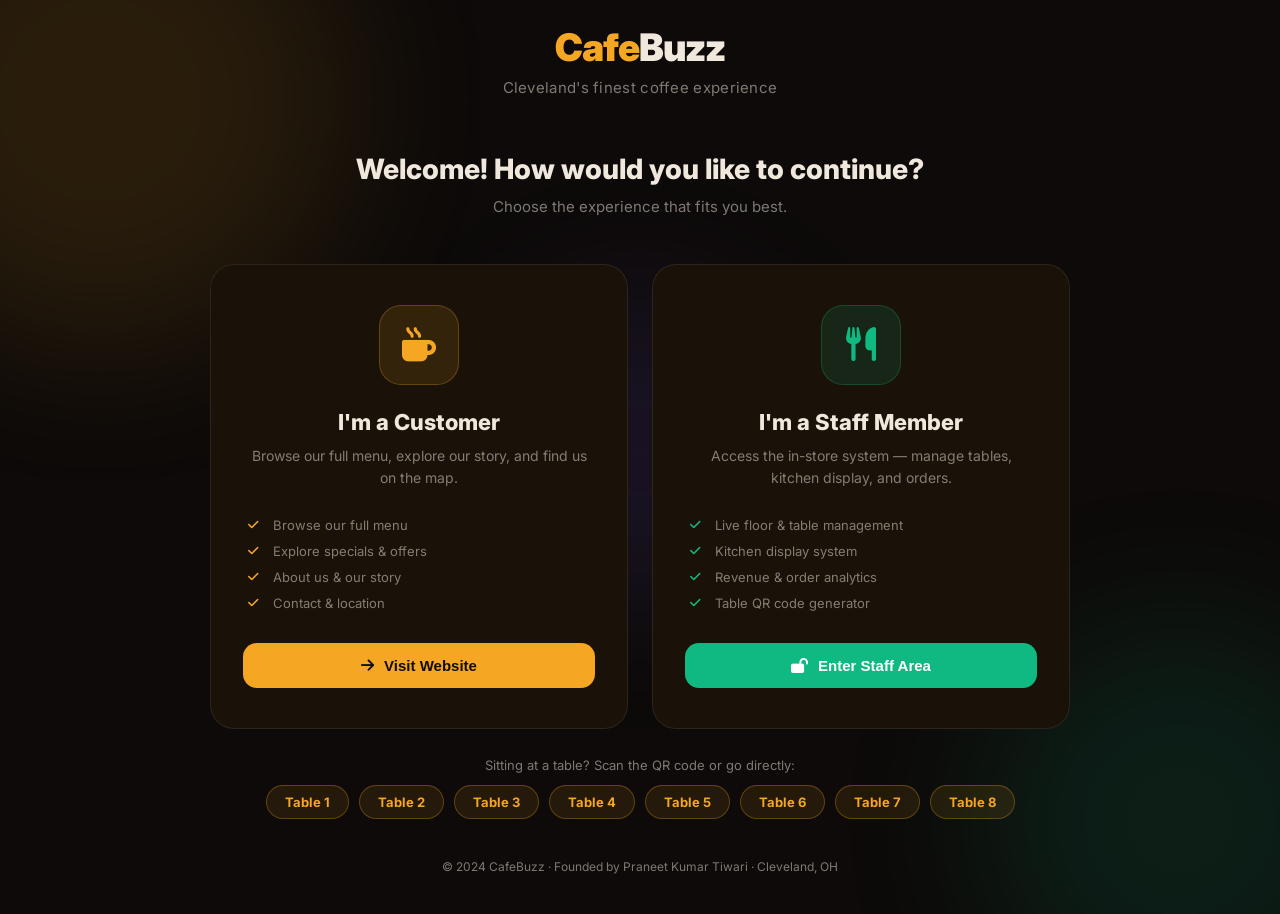
<file: index.html>
<!DOCTYPE html>
<html lang="en">
<head>
  <meta charset="UTF-8">
  <meta name="viewport" content="width=device-width, initial-scale=1.0">
  <title>CafeBuzz | Welcome</title>
  <link rel="stylesheet" href="https://cdnjs.cloudflare.com/ajax/libs/font-awesome/6.4.0/css/all.min.css">
  <style>
    @import url('https://fonts.googleapis.com/css2?family=Inter:wght@400;600;700;800;900&display=swap');
    *, *::before, *::after { box-sizing: border-box; margin: 0; padding: 0; }

    :root {
      --bg:     #0d0a09;
      --card:   #1a1209;
      --accent: #F5A623;
      --text:   #f0e8dc;
      --muted:  rgba(240,232,220,0.5);
      --green:  #10b981;
      --border: rgba(255,255,255,0.08);
    }

    body {
      font-family: 'Inter', sans-serif;
      background: var(--bg);
      color: var(--text);
      min-height: 100vh;
      display: flex;
      flex-direction: column;
      align-items: center;
      justify-content: center;
      padding: 24px;
      overflow-x: hidden;
      overflow-y: auto;
      padding-bottom: 40px;
    }

    /* Animated background blobs */
    .blob {
      position: fixed;
      border-radius: 50%;
      filter: blur(80px);
      opacity: 0.12;
      animation: float 8s ease-in-out infinite;
      pointer-events: none;
      z-index: 0;
    }
    .blob-1 { width: 500px; height: 500px; background: #F5A623; top: -150px; left: -150px; animation-delay: 0s; }
    .blob-2 { width: 400px; height: 400px; background: #10b981; bottom: -120px; right: -100px; animation-delay: 3s; }
    .blob-3 { width: 300px; height: 300px; background: #8b5cf6; top: 50%; left: 50%; transform: translate(-50%,-50%); animation-delay: 5s; }
    @keyframes float {
      0%,100% { transform: translateY(0) scale(1); }
      50%      { transform: translateY(-30px) scale(1.05); }
    }

    /* CONTENT */
    .portal-wrap {
      position: relative; z-index: 1;
      display: flex; flex-direction: column;
      align-items: center; text-align: center;
      max-width: 860px; width: 100%;
    }

    .logo {
      font-size: 38px; font-weight: 900;
      color: var(--accent); letter-spacing: -1px;
      margin-bottom: 8px;
    }
    .logo span { color: var(--text); }

    .tagline {
      font-size: 15px; color: var(--muted);
      margin-bottom: 56px; letter-spacing: 0.3px;
    }

    .welcome-text {
      font-size: 28px; font-weight: 800;
      margin-bottom: 10px; line-height: 1.2;
    }
    .welcome-sub {
      font-size: 15px; color: var(--muted);
      margin-bottom: 48px;
    }

    /* CARDS */
    .cards { display: grid; grid-template-columns: 1fr 1fr; gap: 24px; width: 100%; }

    .portal-card {
      background: var(--card);
      border: 1px solid var(--border);
      border-radius: 24px;
      padding: 40px 32px;
      cursor: pointer;
      text-decoration: none;
      color: var(--text);
      transition: transform 0.3s, border-color 0.3s, box-shadow 0.3s;
      display: flex; flex-direction: column; align-items: center;
      position: relative; overflow: hidden;
    }
    .portal-card::before {
      content: '';
      position: absolute; inset: 0;
      opacity: 0; transition: opacity 0.3s;
    }
    .portal-card.customer::before { background: radial-gradient(circle at top left, rgba(245,166,35,0.08), transparent 70%); }
    .portal-card.staff::before    { background: radial-gradient(circle at top left, rgba(16,185,129,0.08), transparent 70%); }

    .portal-card:hover { transform: translateY(-8px); }
    .portal-card.customer:hover { border-color: rgba(245,166,35,0.6); box-shadow: 0 20px 60px rgba(245,166,35,0.12); }
    .portal-card.staff:hover    { border-color: rgba(16,185,129,0.6);  box-shadow: 0 20px 60px rgba(16,185,129,0.12); }
    .portal-card.customer:hover::before { opacity: 1; }
    .portal-card.staff:hover::before    { opacity: 1; }

    .card-icon {
      width: 80px; height: 80px; border-radius: 22px;
      display: flex; align-items: center; justify-content: center;
      font-size: 34px; margin-bottom: 24px;
      transition: transform 0.3s;
    }
    .portal-card:hover .card-icon { transform: scale(1.1) rotate(-5deg); }
    .customer .card-icon { background: rgba(245,166,35,0.12); color: var(--accent); border: 1px solid rgba(245,166,35,0.25); }
    .staff    .card-icon { background: rgba(16,185,129,0.12); color: var(--green);  border: 1px solid rgba(16,185,129,0.25); }

    .card-title { font-size: 22px; font-weight: 800; margin-bottom: 10px; }
    .card-desc  { font-size: 14px; color: var(--muted); line-height: 1.6; margin-bottom: 28px; }

    .card-features {
      list-style: none; text-align: left; width: 100%;
      display: flex; flex-direction: column; gap: 10px;
      margin-bottom: 32px;
    }
    .card-features li {
      display: flex; align-items: center; gap: 10px;
      font-size: 13px; color: var(--muted);
    }
    .card-features li i { font-size: 12px; width: 20px; text-align: center; }
    .customer .card-features li i { color: var(--accent); }
    .staff    .card-features li i { color: var(--green); }

    .card-btn {
      width: 100%; padding: 14px;
      border: none; border-radius: 14px;
      font-size: 15px; font-weight: 800;
      cursor: pointer; transition: 0.25s;
      display: flex; align-items: center; justify-content: center; gap: 10px;
    }
    .customer .card-btn { background: var(--accent); color: #120D0B; }
    .customer .card-btn:hover { background: #e09520; }
    .staff    .card-btn { background: var(--green); color: #fff; }
    .staff    .card-btn:hover { background: #0da271; }

    /* STAFF SUBMENU */
    .staff-submenu {
      display: none;
      position: absolute; bottom: -160px; left: 0; right: 0;
      background: #1f1a10;
      border: 1px solid rgba(16,185,129,0.3);
      border-radius: 16px;
      padding: 16px;
      z-index: 10;
      flex-direction: column; gap: 8px;
      box-shadow: 0 20px 60px rgba(0,0,0,0.5);
    }
    .staff-submenu.visible { display: flex; }
    .sub-link {
      display: flex; align-items: center; gap: 12px;
      padding: 12px 16px; border-radius: 10px;
      background: rgba(255,255,255,0.04);
      text-decoration: none; color: var(--text);
      font-size: 14px; font-weight: 600;
      transition: 0.2s;
    }
    .sub-link:hover { background: rgba(16,185,129,0.1); color: var(--green); }
    .sub-link i { width: 20px; text-align: center; color: var(--green); }

    /* FOOTER */
    .portal-footer {
      margin-top: 40px; font-size: 12px; color: var(--muted);
      position: relative; z-index: 1;
    }

    /* RESPONSIVE */
    @media (max-width: 640px) {
      .cards { grid-template-columns: 1fr; }
      .welcome-text { font-size: 22px; }
      .logo { font-size: 30px; }
    }
  </style>
</head>
<body>

<!-- BG BLOBS -->
<div class="blob blob-1"></div>
<div class="blob blob-2"></div>
<div class="blob blob-3"></div>

<div class="portal-wrap">

  <div class="logo">Cafe<span>Buzz</span></div>
  <p class="tagline">Cleveland's finest coffee experience</p>

  <h1 class="welcome-text">Welcome! How would you like to continue?</h1>
  <p class="welcome-sub">Choose the experience that fits you best.</p>

  <div class="cards">

    <!-- CUSTOMER CARD -->
    <a href="home.html" class="portal-card customer">
      <div class="card-icon"><i class="fas fa-mug-hot"></i></div>
      <div class="card-title">I'm a Customer</div>
      <p class="card-desc">Browse our full menu, explore our story, and find us on the map.</p>
      <ul class="card-features">
        <li><i class="fas fa-check"></i> Browse our full menu</li>
        <li><i class="fas fa-check"></i> Explore specials & offers</li>
        <li><i class="fas fa-check"></i> About us & our story</li>
        <li><i class="fas fa-check"></i> Contact & location</li>
      </ul>
      <button class="card-btn"><i class="fas fa-arrow-right"></i> Visit Website</button>
    </a>

    <!-- STAFF CARD -->
    <a href="admin.html" class="portal-card staff" id="staff-card">
      <div class="card-icon"><i class="fas fa-utensils"></i></div>
      <div class="card-title">I'm a Staff Member</div>
      <p class="card-desc">Access the in-store system — manage tables, kitchen display, and orders.</p>
      <ul class="card-features">
        <li><i class="fas fa-check"></i> Live floor & table management</li>
        <li><i class="fas fa-check"></i> Kitchen display system</li>
        <li><i class="fas fa-check"></i> Revenue & order analytics</li>
        <li><i class="fas fa-check"></i> Table QR code generator</li>
      </ul>
      <button class="card-btn" id="staff-btn"><i class="fas fa-lock-open"></i> Enter Staff Area</button>
    </a>

  </div>

  <!-- DINE-IN SHORTCUT -->
  <div style="margin-top:28px;z-index:1;position:relative;">
    <p style="font-size:13px;color:var(--muted);margin-bottom:12px;">Sitting at a table? Scan the QR code or go directly:</p>
    <div style="display:flex;gap:10px;flex-wrap:wrap;justify-content:center;">
      <a href="table.html?table=1" style="padding:8px 18px;background:rgba(245,166,35,0.1);border:1px solid rgba(245,166,35,0.3);border-radius:50px;color:var(--accent);text-decoration:none;font-size:13px;font-weight:700;transition:0.2s;" onmouseover="this.style.background='rgba(245,166,35,0.2)'" onmouseout="this.style.background='rgba(245,166,35,0.1)'">Table 1</a>
      <a href="table.html?table=2" style="padding:8px 18px;background:rgba(245,166,35,0.1);border:1px solid rgba(245,166,35,0.3);border-radius:50px;color:var(--accent);text-decoration:none;font-size:13px;font-weight:700;transition:0.2s;" onmouseover="this.style.background='rgba(245,166,35,0.2)'" onmouseout="this.style.background='rgba(245,166,35,0.1)'">Table 2</a>
      <a href="table.html?table=3" style="padding:8px 18px;background:rgba(245,166,35,0.1);border:1px solid rgba(245,166,35,0.3);border-radius:50px;color:var(--accent);text-decoration:none;font-size:13px;font-weight:700;transition:0.2s;" onmouseover="this.style.background='rgba(245,166,35,0.2)'" onmouseout="this.style.background='rgba(245,166,35,0.1)'">Table 3</a>
      <a href="table.html?table=4" style="padding:8px 18px;background:rgba(245,166,35,0.1);border:1px solid rgba(245,166,35,0.3);border-radius:50px;color:var(--accent);text-decoration:none;font-size:13px;font-weight:700;transition:0.2s;" onmouseover="this.style.background='rgba(245,166,35,0.2)'" onmouseout="this.style.background='rgba(245,166,35,0.1)'">Table 4</a>
      <a href="table.html?table=5" style="padding:8px 18px;background:rgba(245,166,35,0.1);border:1px solid rgba(245,166,35,0.3);border-radius:50px;color:var(--accent);text-decoration:none;font-size:13px;font-weight:700;transition:0.2s;" onmouseover="this.style.background='rgba(245,166,35,0.2)'" onmouseout="this.style.background='rgba(245,166,35,0.1)'">Table 5</a>
      <a href="table.html?table=6" style="padding:8px 18px;background:rgba(245,166,35,0.1);border:1px solid rgba(245,166,35,0.3);border-radius:50px;color:var(--accent);text-decoration:none;font-size:13px;font-weight:700;transition:0.2s;" onmouseover="this.style.background='rgba(245,166,35,0.2)'" onmouseout="this.style.background='rgba(245,166,35,0.1)'">Table 6</a>
      <a href="table.html?table=7" style="padding:8px 18px;background:rgba(245,166,35,0.1);border:1px solid rgba(245,166,35,0.3);border-radius:50px;color:var(--accent);text-decoration:none;font-size:13px;font-weight:700;transition:0.2s;" onmouseover="this.style.background='rgba(245,166,35,0.2)'" onmouseout="this.style.background='rgba(245,166,35,0.1)'">Table 7</a>
      <a href="table.html?table=8" style="padding:8px 18px;background:rgba(245,166,35,0.1);border:1px solid rgba(245,166,35,0.3);border-radius:50px;color:var(--accent);text-decoration:none;font-size:13px;font-weight:700;transition:0.2s;" onmouseover="this.style.background='rgba(245,166,35,0.2)'" onmouseout="this.style.background='rgba(245,166,35,0.1)'">Table 8</a>
    </div>
  </div>

  <p class="portal-footer">© 2024 CafeBuzz · Founded by Praneet Kumar Tiwari · Cleveland, OH</p>
</div>

</body>
</html>
</file>
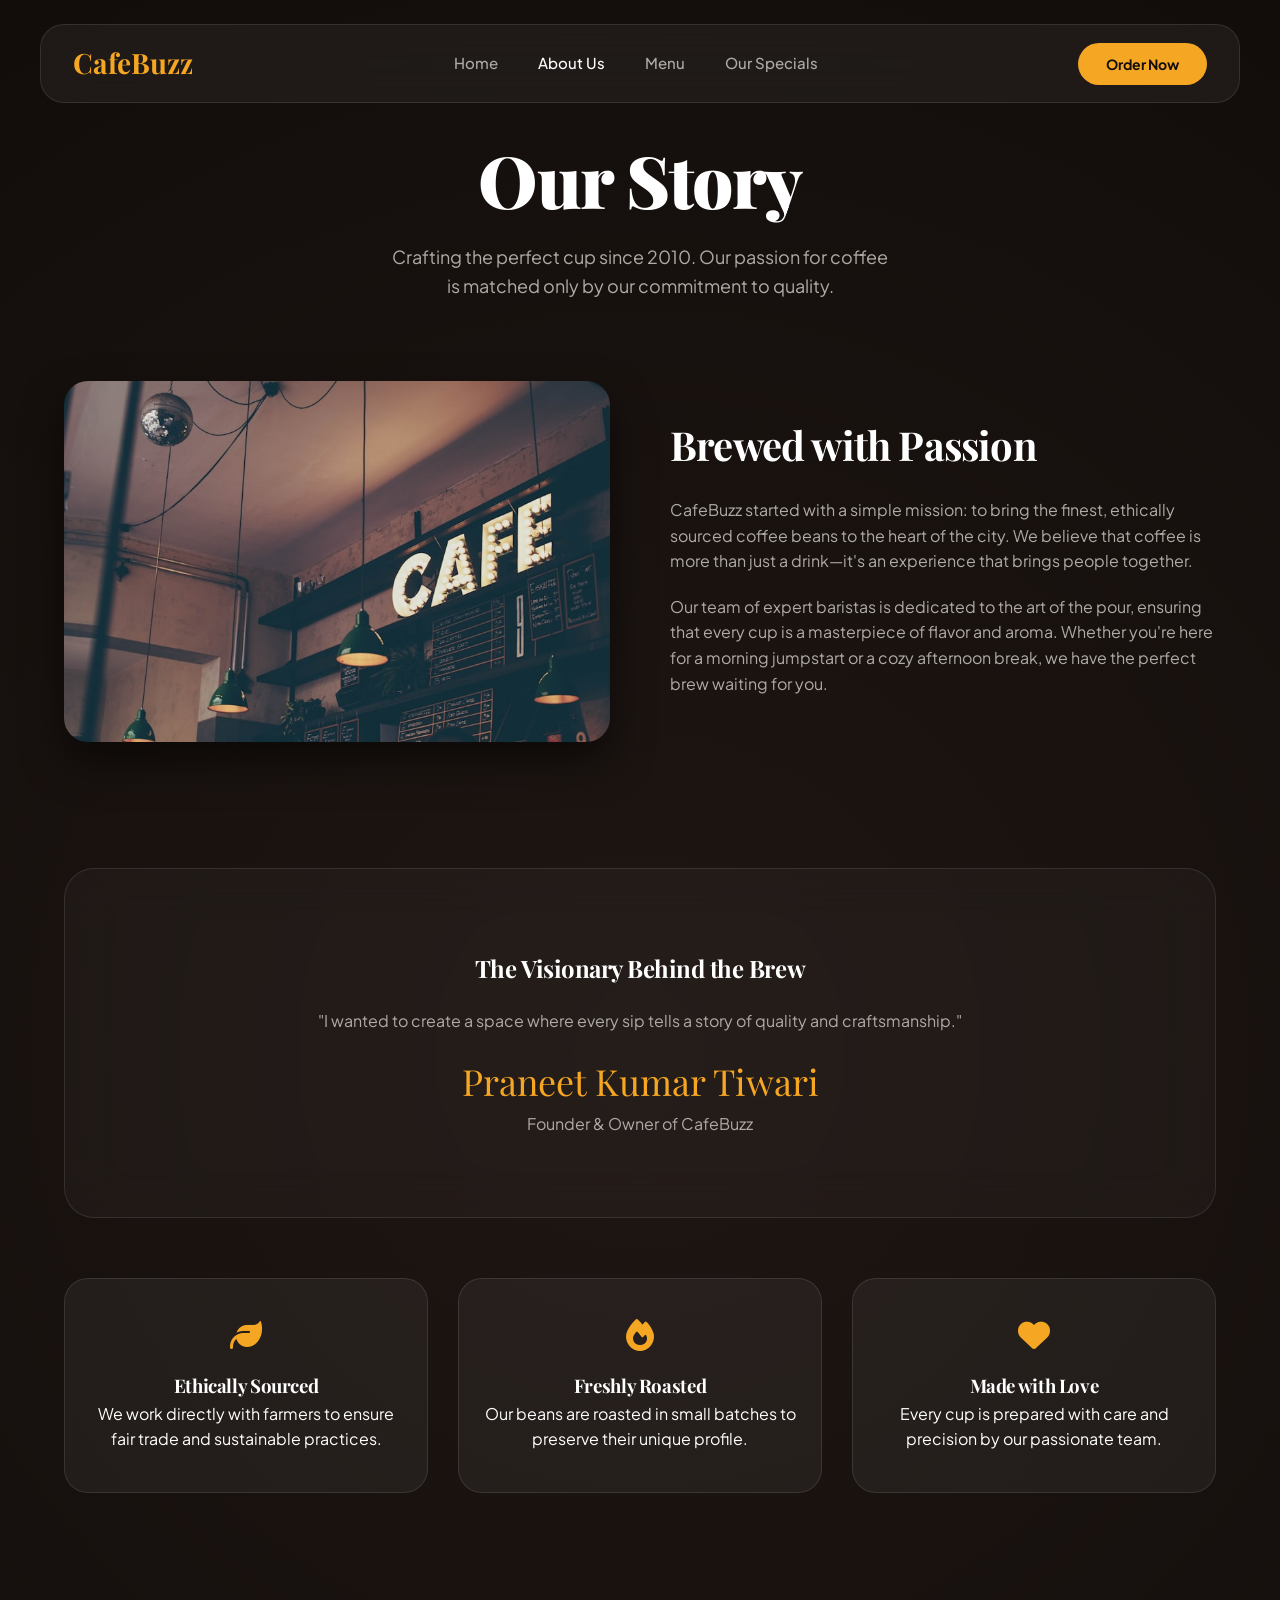
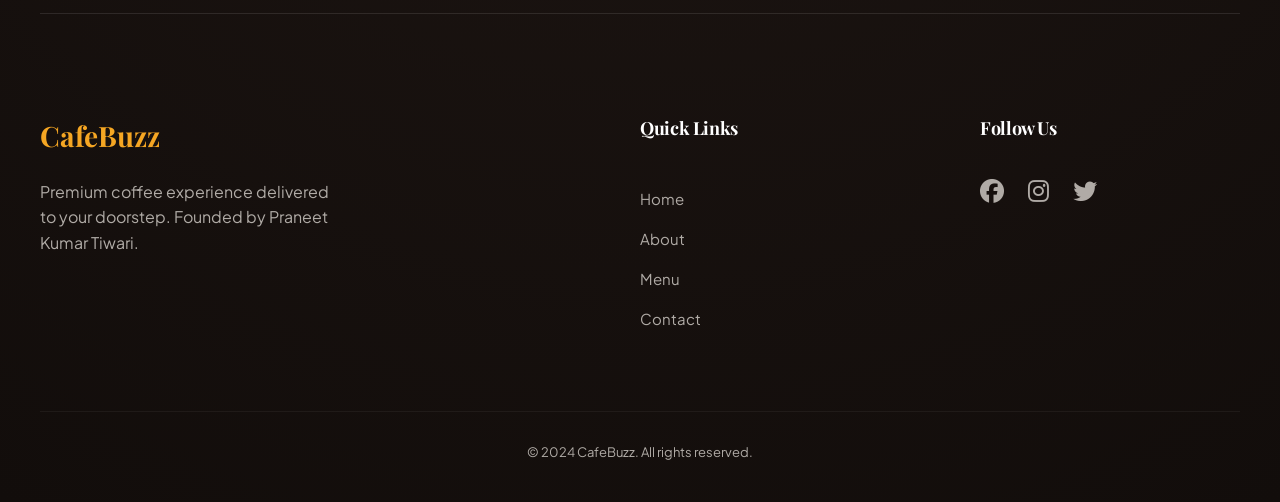
<file: about.html>
<!DOCTYPE html>
<html lang="en">
<head>
    <meta charset="UTF-8">
    <meta name="viewport" content="width=device-width, initial-scale=1.0">
    <title>About Us | CafeBuzz</title>
    <link rel="stylesheet" href="style.css">
    <link rel="stylesheet" href="https://cdnjs.cloudflare.com/ajax/libs/font-awesome/6.4.0/css/all.min.css">
    <style>
        .about-hero { padding-top: 140px; text-align: center; }
        .about-grid { display: grid; grid-template-columns: 1fr 1fr; gap: 60px; align-items: center; padding: 80px 0; }
        .about-image img { width: 100%; border-radius: 24px; box-shadow: 0 20px 40px rgba(0,0,0,0.5); }
        .about-text h2 { font-size: 40px; margin-bottom: 20px; }
        .about-text p { color: var(--text-secondary); margin-bottom: 20px; }
        .owner-section { padding: 80px 0; text-align: center; background: rgba(255, 255, 255, 0.03); border-radius: 30px; margin: 40px 0; }
        .owner-name { font-family: var(--font-heading); font-size: 36px; color: var(--accent-color); margin-top: 20px; }
        .values-grid { display: grid; grid-template-columns: repeat(3, 1fr); gap: 30px; margin-top: 60px; }
        .value-card { text-align: center; padding: 40px 20px; }
        .value-card i { font-size: 32px; color: var(--accent-color); margin-bottom: 20px; }
    </style>
</head>
<body>

    <nav class="navbar glass">
        <div class="nav-logo">CafeBuzz</div>
        <div class="nav-links">
            <a href="index.html" class="nav-link">Home</a>
            <a href="about.html" class="nav-link active">About Us</a>
            <a href="menu.html" class="nav-link">Menu</a>
            <a href="contact.html" class="nav-link">Our Specials</a>
        </div>
        <div class="nav-btns">
            <a href="contact.html" class="btn-signup">Order Now</a>
        </div>
    </nav>

    <main class="container">
        <section class="about-hero">
            <h1 class="hero-title">Our Story</h1>
            <p class="hero-description" style="margin: 0 auto;">Crafting the perfect cup since 2010. Our passion for coffee is matched only by our commitment to quality.</p>
        </section>

        <section class="about-grid">
            <div class="about-image">
                <img src="assets/cafe_interior.jpg" alt="Cafe Interior">
            </div>
            <div class="about-text">
                <h2>Brewed with Passion</h2>
                <p>CafeBuzz started with a simple mission: to bring the finest, ethically sourced coffee beans to the heart of the city. We believe that coffee is more than just a drink—it's an experience that brings people together.</p>
                <p>Our team of expert baristas is dedicated to the art of the pour, ensuring that every cup is a masterpiece of flavor and aroma. Whether you're here for a morning jumpstart or a cozy afternoon break, we have the perfect brew waiting for you.</p>
            </div>
        </section>

        <section class="owner-section glass">
            <h2>The Visionary Behind the Brew</h2>
            <p style="max-width: 700px; margin: 20px auto; color: var(--text-secondary);">"I wanted to create a space where every sip tells a story of quality and craftsmanship."</p>
            <div class="owner-name">Praneet Kumar Tiwari</div>
            <p style="color: var(--text-secondary);">Founder & Owner of CafeBuzz</p>
        </section>

        <section class="values-grid">
            <div class="value-card glass">
                <i class="fas fa-leaf"></i>
                <h3>Ethically Sourced</h3>
                <p>We work directly with farmers to ensure fair trade and sustainable practices.</p>
            </div>
            <div class="value-card glass">
                <i class="fas fa-fire"></i>
                <h3>Freshly Roasted</h3>
                <p>Our beans are roasted in small batches to preserve their unique profile.</p>
            </div>
            <div class="value-card glass">
                <i class="fas fa-heart"></i>
                <h3>Made with Love</h3>
                <p>Every cup is prepared with care and precision by our passionate team.</p>
            </div>
        </section>
    </main>

    <footer class="footer container">
        <div class="footer-grid">
            <div class="footer-brand">
                <div class="nav-logo">CafeBuzz</div>
                <p>Premium coffee experience delivered to your doorstep. Founded by Praneet Kumar Tiwari.</p>
            </div>
            <div class="footer-links">
                <h4>Quick Links</h4>
                <a href="index.html">Home</a>
                <a href="about.html">About</a>
                <a href="menu.html">Menu</a>
                <a href="contact.html">Contact</a>
            </div>
            <div class="footer-social">
                <h4>Follow Us</h4>
                <div class="social-icons">
                    <a href="#"><i class="fab fa-facebook"></i></a>
                    <a href="#"><i class="fab fa-instagram"></i></a>
                    <a href="#"><i class="fab fa-twitter"></i></a>
                </div>
            </div>
        </div>
        <div class="footer-bottom">
            <p>&copy; 2024 CafeBuzz. All rights reserved.</p>
        </div>
    </footer>

    <script src="script.js"></script>
</body>
</html>
</file>
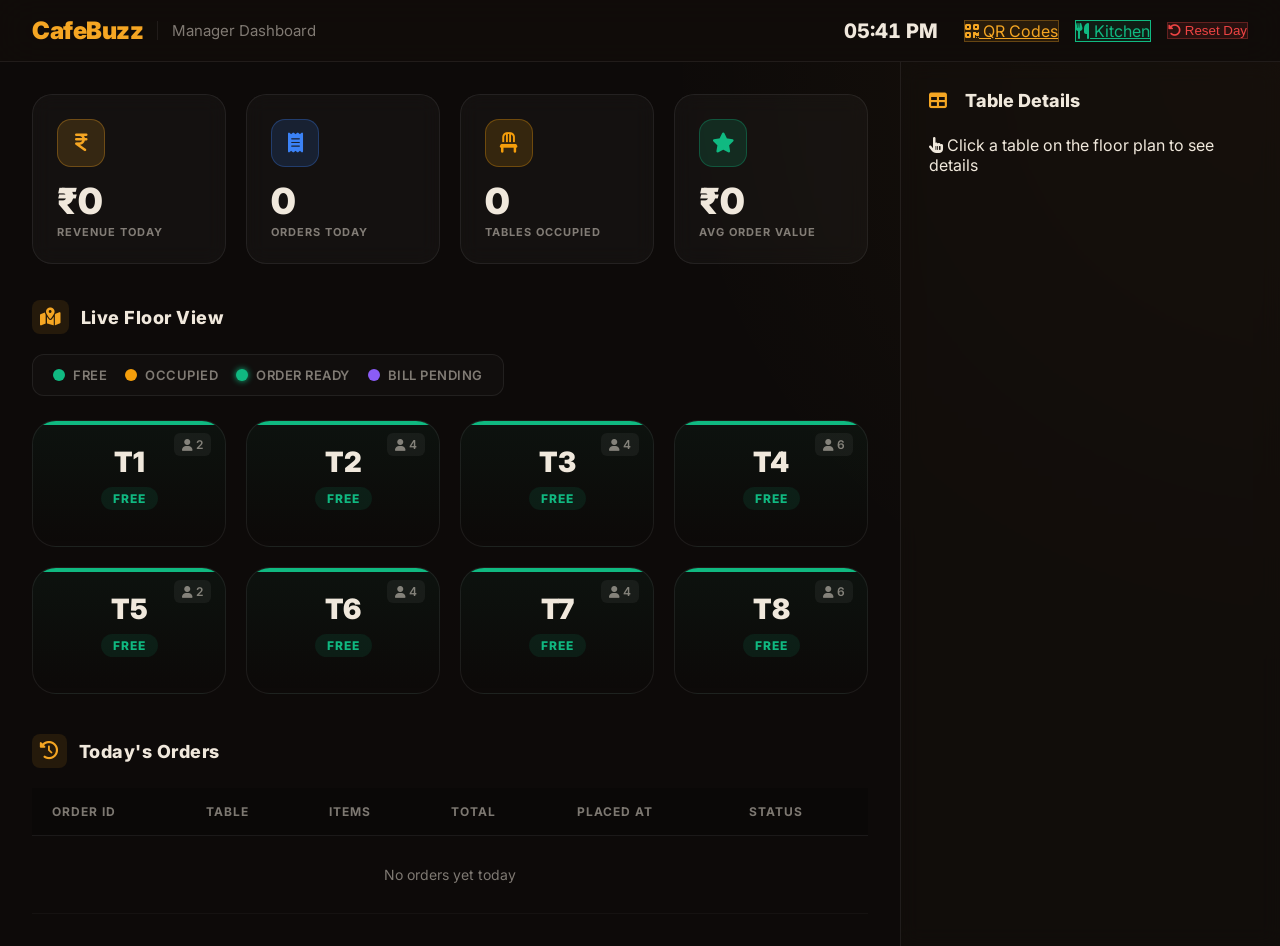
<file: admin.html>
<!DOCTYPE html>
<html lang="en">
<head>
  <meta charset="UTF-8">
  <meta name="viewport" content="width=device-width, initial-scale=1.0">
  <title>CafeBuzz | Admin Dashboard</title>
  <link rel="stylesheet" href="https://cdnjs.cloudflare.com/ajax/libs/font-awesome/6.4.0/css/all.min.css">
  <style>
    @import url('https://fonts.googleapis.com/css2?family=Inter:wght@400;600;700;800;900&display=swap');
    *{box-sizing:border-box;margin:0;padding:0;}
    :root{
      --bg:#0d0a09;--surface:#141009;--card:#1a1209;--card2:#1f1510;
      --border:rgba(255,255,255,0.07);--accent:#F5A623;--accent2:rgba(245,166,35,0.12);
      --text:#f0e8dc;--muted:rgba(240,232,220,0.5);
      --green:#10b981;--yellow:#f59e0b;--red:#ef4444;--blue:#3b82f6;--purple:#8b5cf6;
    }
    body{font-family:'Inter',sans-serif;background:var(--bg);color:var(--text);min-height:100vh;display:flex;flex-direction:column;}

    /* TOP BAR */
    .abar{display:flex;align-items:center;justify-content:space-between;padding:16px 32px;background:rgba(18,13,11,0.8);backdrop-filter:blur(20px);border-bottom:1px solid var(--border);position:sticky;top:0;z-index:100;}
    .abar-logo{font-size:24px;font-weight:900;color:var(--accent);letter-spacing:-0.5px;}
    .abar-title{font-size:15px;color:var(--muted);margin-left:14px;padding-left:14px;border-left:1px solid var(--border);}
    .abar-right{display:flex;align-items:center;gap:16px;}
    .abar-clock{font-size:20px;font-weight:800;font-variant-numeric:tabular-nums;margin-right:10px;}
    
    .action-btn{padding:10px 20px;border-radius:12px;cursor:pointer;font-size:13px;font-weight:700;text-decoration:none;transition:all 0.3s ease;display:flex;align-items:center;gap:8px;}
    .reset-btn{background:rgba(239,68,68,0.1);border:1px solid rgba(239,68,68,0.3);color:var(--red);}
    .reset-btn:hover{background:rgba(239,68,68,0.2);transform:translateY(-2px);}
    .qr-btn{background:rgba(245,166,35,0.1);border:1px solid rgba(245,166,35,0.3);color:var(--accent);}
    .qr-btn:hover{background:rgba(245,166,35,0.2);transform:translateY(-2px);}
    .kitchen-btn{background:rgba(16,185,129,0.1);border:1px solid rgba(16,185,129,0.3);color:var(--green);}
    .kitchen-btn:hover{background:rgba(16,185,129,0.2);transform:translateY(-2px);}

    /* LAYOUT */
    .body-wrap{display:flex;flex:1;overflow:hidden;background:radial-gradient(circle at top right, rgba(245,166,35,0.05), transparent 40%);}
    .main-col{flex:1;overflow-y:auto;padding:32px;}
    .side-col{width:380px;background:rgba(20,15,12,0.6);backdrop-filter:blur(10px);border-left:1px solid var(--border);overflow-y:auto;padding:28px;}

    /* STAT CARDS */
    .stat-row{display:grid;grid-template-columns:repeat(4,1fr);gap:20px;margin-bottom:36px;}
    .scard{background:rgba(255,255,255,0.03);border:1px solid var(--border);backdrop-filter:blur(10px);border-radius:20px;padding:24px;display:flex;flex-direction:column;align-items:flex-start;gap:16px;transition:0.3s;}
    .scard:hover{transform:translateY(-5px);border-color:var(--accent);box-shadow:0 10px 30px rgba(0,0,0,0.2);}
    .scard-icon{width:48px;height:48px;border-radius:14px;display:flex;align-items:center;justify-content:center;font-size:20px;}
    .scard-val{font-size:36px;font-weight:900;line-height:1;margin-bottom:6px;}
    .scard-lbl{font-size:11px;color:var(--muted);text-transform:uppercase;letter-spacing:1px;font-weight:700;}
    .bg-blue{background:rgba(59,130,246,0.15);color:var(--blue);border:1px solid rgba(59,130,246,0.3);}
    .bg-yellow{background:rgba(245,158,11,0.15);color:var(--yellow);border:1px solid rgba(245,158,11,0.3);}
    .bg-green{background:rgba(16,185,129,0.15);color:var(--green);border:1px solid rgba(16,185,129,0.3);}
    .bg-accent{background:rgba(245,166,35,0.15);color:var(--accent);border:1px solid rgba(245,166,35,0.3);}

    /* SECTION TITLE */
    .sec-title{font-size:18px;font-weight:800;margin-bottom:20px;display:flex;align-items:center;gap:12px;letter-spacing:0.5px;}
    .sec-title i{color:var(--accent);background:rgba(245,166,35,0.1);padding:8px;border-radius:8px;}

    /* FLOOR PLAN */
    .floor-grid{display:grid;grid-template-columns:repeat(4,1fr);gap:20px;margin-bottom:40px;}
    .table-tile{background:rgba(255,255,255,0.02);border:1px solid var(--border);border-radius:24px;padding:24px 16px;text-align:center;cursor:pointer;transition:all 0.3s cubic-bezier(0.4,0,0.2,1);position:relative;overflow:hidden;}
    .table-tile::before{content:'';position:absolute;top:0;left:0;right:0;height:4px;background:transparent;transition:0.3s;}
    .table-tile:hover{transform:translateY(-5px);box-shadow:0 12px 24px rgba(0,0,0,0.3);}
    
    .table-tile.free::before{background:var(--green);}
    .table-tile.occupied::before{background:var(--yellow);}
    .table-tile.bill::before{background:var(--purple);}
    .table-tile.ready-up::before{background:var(--green);box-shadow:0 0 15px var(--green);}
    
    .table-tile.free{background:linear-gradient(to bottom, rgba(16,185,129,0.05), transparent);}
    .table-tile.occupied{background:linear-gradient(to bottom, rgba(245,158,11,0.05), transparent);}
    .table-tile.bill{background:linear-gradient(to bottom, rgba(139,92,246,0.05), transparent);}
    
    .tt-num{font-size:28px;font-weight:900;margin-bottom:8px;color:var(--text);}
    .tt-label{font-size:12px;font-weight:800;text-transform:uppercase;letter-spacing:1px;padding:4px 12px;border-radius:50px;display:inline-block;margin-bottom:12px;}
    .free .tt-label{background:rgba(16,185,129,0.1);color:var(--green);}
    .occupied .tt-label{background:rgba(245,158,11,0.1);color:var(--yellow);}
    .bill .tt-label{background:rgba(139,92,246,0.1);color:var(--purple);}
    .ready-up .tt-label{background:rgba(16,185,129,0.2);color:var(--green);animation:pulse-label 1.5s infinite;}
    
    @keyframes pulse-label{0%,100%{transform:scale(1);}50%{transform:scale(1.05);box-shadow:0 0 10px rgba(16,185,129,0.4);}}
    
    .tt-order{font-size:12px;color:var(--muted);font-family:monospace;}
    .tt-amount{font-size:18px;font-weight:800;color:var(--accent);margin-top:6px;}
    .tt-seats{position:absolute;top:12px;right:14px;font-size:12px;color:var(--muted);background:rgba(255,255,255,0.05);padding:4px 8px;border-radius:6px;font-weight:600;}

    /* CLEAR TABLE BTN */
    .clear-tile-btn{display:none;margin-top:16px;width:100%;padding:10px;background:rgba(139,92,246,0.15);border:1px solid rgba(139,92,246,0.4);color:#a78bfa;border-radius:10px;cursor:pointer;font-size:13px;font-weight:800;transition:0.2s;}
    .table-tile.bill .clear-tile-btn{display:block;}
    .clear-tile-btn:hover{background:rgba(139,92,246,0.3);color:#fff;}

    /* LEGEND */
    .legend{display:flex;gap:18px;margin-bottom:24px;flex-wrap:wrap;align-items:center;background:rgba(255,255,255,0.02);padding:12px 20px;border-radius:12px;border:1px solid var(--border);width:fit-content;}
    .leg{display:flex;align-items:center;gap:8px;font-size:13px;color:var(--muted);font-weight:600;text-transform:uppercase;letter-spacing:0.5px;}
    .leg-dot{width:12px;height:12px;border-radius:50%;}

    /* ORDERS TABLE */
    .table-container{background:rgba(255,255,255,0.02);border:1px solid var(--border);border-radius:20px;overflow:hidden;backdrop-filter:blur(10px);}
    .orders-table{width:100%;border-collapse:collapse;font-size:14px;}
    .orders-table th{padding:16px 20px;text-align:left;color:var(--muted);font-weight:700;font-size:12px;text-transform:uppercase;letter-spacing:1px;border-bottom:1px solid var(--border);background:rgba(0,0,0,0.2);}
    .orders-table td{padding:16px 20px;border-bottom:1px solid rgba(255,255,255,0.03);}
    .orders-table tr:hover td{background:rgba(255,255,255,0.03);}
    
    .status-pill{display:inline-block;padding:6px 14px;border-radius:50px;font-size:11px;font-weight:800;text-transform:uppercase;letter-spacing:0.5px;}

    /* SIDEBAR */
    .side-title{font-size:18px;font-weight:800;margin-bottom:24px;display:flex;align-items:center;gap:10px;}
    .side-title i{color:var(--accent);}
    .detail-card{background:rgba(0,0,0,0.2);border:1px solid rgba(255,255,255,0.05);border-radius:16px;padding:20px;margin-bottom:20px;}
    .detail-card h4{font-size:12px;color:var(--muted);margin-bottom:16px;text-transform:uppercase;letter-spacing:1px;font-weight:700;}
    .detail-item{display:flex;justify-content:space-between;font-size:14px;padding:8px 0;border-bottom:1px solid rgba(255,255,255,0.03);}
    .detail-item:last-child{border:none;}
    .detail-total{font-weight:900;color:var(--accent);font-size:18px;margin-top:12px;padding-top:16px;border-top:1px dashed rgba(245,166,35,0.3)!important;}
    
    .side-act-btn{width:100%;padding:14px;border:none;border-radius:12px;font-weight:800;font-size:14px;cursor:pointer;transition:all 0.2s;margin-bottom:12px;display:flex;align-items:center;justify-content:center;gap:10px;}
    .btn-clear-table{background:rgba(139,92,246,0.15);color:#a78bfa;border:1px solid rgba(139,92,246,0.3);}
    .btn-clear-table:hover{background:rgba(139,92,246,0.3);color:#fff;}
    .btn-kitchen{background:rgba(245,166,35,0.1);color:var(--accent);border:1px solid rgba(245,166,35,0.3);text-decoration:none;}
    .btn-kitchen:hover{background:rgba(245,166,35,0.2);color:#fff;}


    /* SCROLLBAR */
    ::-webkit-scrollbar{width:5px;}
    ::-webkit-scrollbar-track{background:transparent;}
    ::-webkit-scrollbar-thumb{background:rgba(255,255,255,0.1);border-radius:3px;}
  </style>
</head>
<body>

<!-- TOP BAR -->
<header class="abar">
  <div style="display:flex;align-items:center;">
    <a href="portal.html" class="abar-logo" style="text-decoration:none;color:var(--accent);">CafeBuzz</a>
    <span class="abar-title">Manager Dashboard</span>
  </div>
  <div class="abar-right">
    <span class="abar-clock" id="adm-clock">--:--</span>
    <a href="qr.html" class="qr-btn"><i class="fas fa-qrcode"></i> QR Codes</a>
    <a href="kitchen.html" class="qr-btn" style="color:#10b981;border-color:#10b981;background:rgba(16,185,129,0.1);"><i class="fas fa-utensils"></i> Kitchen</a>
    <button class="reset-btn" id="reset-all-btn"><i class="fas fa-rotate-left"></i> Reset Day</button>
  </div>
</header>

<div class="body-wrap">

  <!-- MAIN COLUMN -->
  <div class="main-col">

    <!-- STAT CARDS -->
    <div class="stat-row">
      <div class="scard">
        <div class="scard-icon bg-accent"><i class="fas fa-indian-rupee-sign"></i></div>
        <div><div class="scard-val c-accent" id="s-revenue">₹0</div><div class="scard-lbl">Revenue Today</div></div>
      </div>
      <div class="scard">
        <div class="scard-icon bg-blue"><i class="fas fa-receipt"></i></div>
        <div><div class="scard-val c-blue" id="s-orders">0</div><div class="scard-lbl">Orders Today</div></div>
      </div>
      <div class="scard">
        <div class="scard-icon bg-yellow"><i class="fas fa-chair"></i></div>
        <div><div class="scard-val c-yellow" id="s-tables">0</div><div class="scard-lbl">Tables Occupied</div></div>
      </div>
      <div class="scard">
        <div class="scard-icon bg-green"><i class="fas fa-star"></i></div>
        <div><div class="scard-val c-green" id="s-avg">₹0</div><div class="scard-lbl">Avg Order Value</div></div>
      </div>
    </div>

    <!-- FLOOR PLAN -->
    <div class="sec-title"><i class="fas fa-map-marked-alt"></i>Live Floor View</div>
    <div class="legend">
      <span class="leg"><span class="leg-dot" style="background:var(--green)"></span>Free</span>
      <span class="leg"><span class="leg-dot" style="background:var(--yellow)"></span>Occupied</span>
      <span class="leg"><span class="leg-dot" style="background:var(--green);box-shadow:0 0 6px var(--green)"></span>Order Ready</span>
      <span class="leg"><span class="leg-dot" style="background:var(--purple)"></span>Bill Pending</span>
    </div>
    <div class="floor-grid" id="floor-grid"></div>

    <!-- ORDERS LOG -->
    <div class="sec-title" style="margin-top:8px;"><i class="fas fa-clock-rotate-left"></i>Today's Orders</div>
    <div style="overflow-x:auto;">
      <table class="orders-table">
        <thead>
          <tr>
            <th>Order ID</th><th>Table</th><th>Items</th>
            <th>Total</th><th>Placed At</th><th>Status</th>
          </tr>
        </thead>
        <tbody id="orders-tbody"></tbody>
      </table>
    </div>

  </div>

  <!-- SIDE COLUMN -->
  <div class="side-col">
    <div class="side-title"><i class="fas fa-table" style="color:var(--accent);margin-right:8px;"></i>Table Details</div>
    <div id="side-content">
      <div class="no-select-msg">
        <i class="fas fa-hand-pointer"></i>
        Click a table on the floor plan to see details
      </div>
    </div>
  </div>

</div>

<script src="store.js"></script>
<script>
  let selectedTable = null;

  // ── CLOCK ─────────────────────────────────────────────────
  function tick() {
    document.getElementById('adm-clock').textContent =
      new Date().toLocaleTimeString([],{hour:'2-digit',minute:'2-digit'});
  }
  tick(); setInterval(tick, 1000);

  // ── RENDER ALL ────────────────────────────────────────────
  function renderAll() {
    renderStats();
    renderFloor();
    renderOrders();
    if (selectedTable) renderSidebar(selectedTable);
  }

  // ── STATS ─────────────────────────────────────────────────
  function renderStats() {
    const st = Store.getTodayStats();
    const tables = Store.getTables();
    document.getElementById('s-revenue').textContent = '₹' + st.revenue.toLocaleString();
    document.getElementById('s-orders').textContent  = st.totalOrders;
    document.getElementById('s-tables').textContent  = tables.filter(t => t.status !== 'free').length;
    document.getElementById('s-avg').textContent     = '₹' + st.avgValue;
  }

  // ── FLOOR PLAN ────────────────────────────────────────────
  function renderFloor() {
    const tables = Store.getTables();
    const orders = Store.getOrders();
    const grid   = document.getElementById('floor-grid');
    grid.innerHTML = tables.map(t => {
      const order   = t.currentOrderId ? orders.find(o => o.id === t.currentOrderId) : null;
      const isReady = order && order.status === 'ready';
      const cls     = t.status === 'free' ? 'free'
                    : isReady             ? 'ready-up'
                    : t.status === 'bill' ? 'bill'
                    : 'occupied';
      const label   = { free:'Free', occupied:'Ordering', bill:'Bill', 'ready-up':'Order Ready!' }[cls] || t.status;

      return `
        <div class="table-tile ${cls}" onclick="selectTable(${t.id})">
          <span class="tt-seats"><i class="fas fa-user"></i> ${t.seats}</span>
          <div class="tt-num">T${t.id}</div>
          <div class="tt-status-dot"></div>
          <div class="tt-label">${label}</div>
          ${order ? `<div class="tt-order">${order.id}</div><div class="tt-amount">₹${order.total}</div>` : ''}
          ${t.status === 'bill'
            ? `<button class="clear-tile-btn" onclick="event.stopPropagation();clearTable(${t.id})"><i class="fas fa-check"></i> Clear Table</button>`
            : ''}
        </div>`;
    }).join('');
  }

  // ── ORDERS LOG ────────────────────────────────────────────
  function renderOrders() {
    const all   = Store.getOrders();
    const today = new Date().toDateString();
    const rows  = all
      .filter(o => new Date(o.timestamp).toDateString() === today)
      .sort((a,b) => b.timestamp - a.timestamp);

    const tbody = document.getElementById('orders-tbody');
    if (!rows.length) {
      tbody.innerHTML = `<tr><td colspan="6" style="text-align:center;padding:30px;color:var(--muted);">No orders yet today</td></tr>`;
      return;
    }
    tbody.innerHTML = rows.map(o => {
      const spClass = `sp-${o.status}`;
      const itemSummary = o.items.map(i => `${i.qty}× ${i.name}`).join(', ');
      const shortSummary = itemSummary.length > 40 ? itemSummary.slice(0,40)+'…' : itemSummary;
      return `
        <tr>
          <td style="font-weight:700;color:var(--accent)">${o.id}</td>
          <td>Table ${o.tableId}</td>
          <td style="color:var(--muted)">${shortSummary}</td>
          <td style="font-weight:700">₹${o.total}</td>
          <td style="color:var(--muted)">${o.placedAt}</td>
          <td><span class="status-pill ${spClass}">${o.status}</span></td>
        </tr>`;
    }).join('');
  }

  // ── SIDEBAR ───────────────────────────────────────────────
  function selectTable(id) {
    selectedTable = id;
    renderSidebar(id);
  }

  function renderSidebar(id) {
    const table = Store.getTable(id);
    const order = Store.getTableOrder(id);
    const side  = document.getElementById('side-content');

    if (!table) return;

    const statusColor = {free:'var(--green)',occupied:'var(--yellow)',bill:'var(--purple)'}[table.status] || 'var(--muted)';

    let html = `
      <div class="detail-card">
        <h4>Table ${id} · ${table.seats} Seats</h4>
        <div class="detail-item">
          <span>Status</span>
          <span style="color:${statusColor};font-weight:700;text-transform:capitalize">${table.status}</span>
        </div>
        <div class="detail-item">
          <span>Current Order</span>
          <span>${table.currentOrderId || '—'}</span>
        </div>
      </div>`;

    if (order) {
      html += `
        <div class="detail-card">
          <h4>Order Details</h4>
          ${order.items.map(i => `
            <div class="detail-item">
              <span>${i.qty}× ${i.name}</span>
              <span>₹${i.price*i.qty}</span>
            </div>`).join('')}
          <div class="detail-item detail-total">
            <span>Total</span><span>₹${order.total}</span>
          </div>
          ${order.notes ? `<div style="margin-top:10px;font-size:12px;color:var(--muted)">📝 ${order.notes}</div>` : ''}
        </div>
        <div class="detail-card">
          <h4>Timeline</h4>
          <div class="detail-item"><span>Placed</span><span>${order.placedAt||'—'}</span></div>
          <div class="detail-item"><span>Ready</span><span>${order.readyAt||'—'}</span></div>
          <div class="detail-item"><span>Served</span><span>${order.servedAt||'—'}</span></div>
        </div>`;

      if (table.status === 'bill') {
        html += `<button class="side-act-btn btn-clear-table" onclick="clearTable(${id})">
          <i class="fas fa-check-circle"></i> Clear Table & Close Bill
        </button>`;
      }
    } else {
      html += `<div class="no-select-msg" style="padding:20px 0">
        <i class="fas fa-coffee" style="font-size:28px;"></i>
        <p>This table is currently free</p>
        <a href="table.html?table=${id}" target="_blank" style="display:inline-block;margin-top:12px;color:var(--accent);font-size:13px;text-decoration:none;border:1px solid var(--accent);padding:6px 14px;border-radius:8px;">
          <i class="fas fa-external-link-alt"></i> Open Table ${id} Screen
        </a>
      </div>`;
    }

    html += `<a href="kitchen.html" target="_blank" class="side-act-btn btn-kitchen" style="text-decoration:none;margin-top:4px;">
      <i class="fas fa-utensils"></i> View Kitchen Screen
    </a>`;

    side.innerHTML = html;
  }

  function clearTable(id) {
    if (!confirm(`Clear Table ${id} and close the bill?`)) return;
    Store.clearTable(id);
    selectedTable = null;
    document.getElementById('side-content').innerHTML =
      `<div class="no-select-msg"><i class="fas fa-check-circle" style="color:var(--green);opacity:1"></i><p>Table ${id} cleared!</p></div>`;
    renderAll();
  }

  // ── RESET DAY ─────────────────────────────────────────────
  document.getElementById('reset-all-btn').addEventListener('click', () => {
    if (!confirm('Reset all tables and orders? This clears everything.')) return;
    Store.resetAll();
    selectedTable = null;
    renderAll();
  });

  // ── LIVE UPDATES ─────────────────────────────────────────
  Store.onUpdate(() => renderAll());

  // ── INIT ─────────────────────────────────────────────────
  renderAll();
  setInterval(renderAll, 5000);
</script>
</body>
</html>
</file>
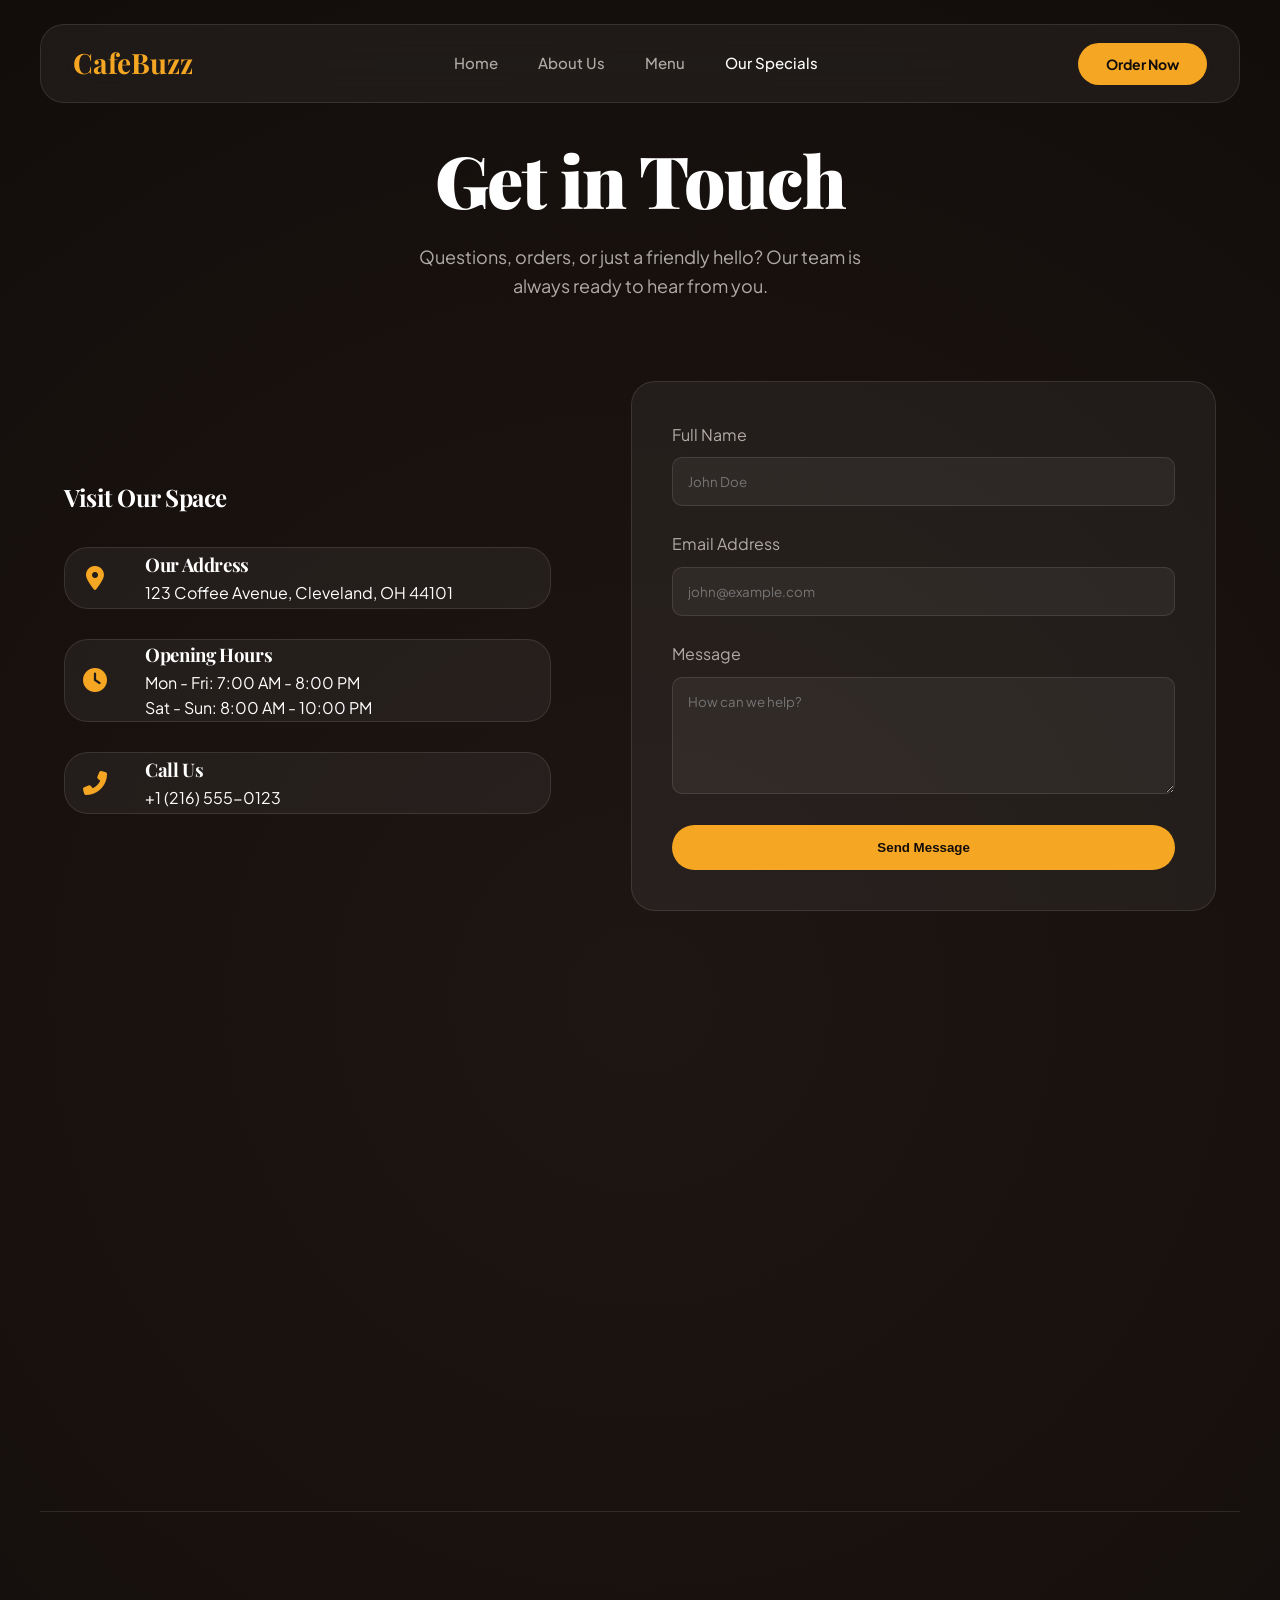
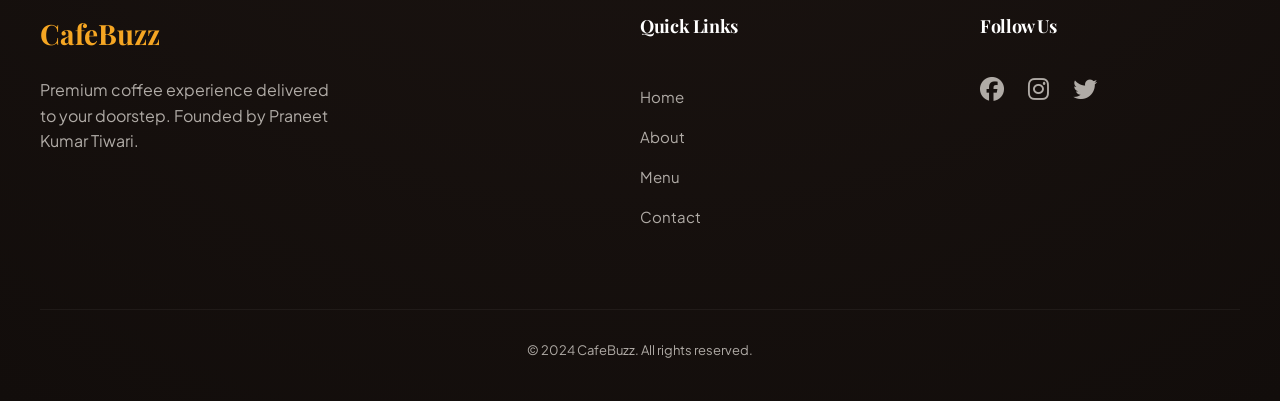
<file: contact.html>
<!DOCTYPE html>
<html lang="en">
<head>
    <meta charset="UTF-8">
    <meta name="viewport" content="width=device-width, initial-scale=1.0">
    <title>Contact Us | CafeBuzz</title>
    <link rel="stylesheet" href="style.css">
    <link rel="stylesheet" href="https://cdnjs.cloudflare.com/ajax/libs/font-awesome/6.4.0/css/all.min.css">
    <style>
        .contact-hero { padding-top: 140px; text-align: center; }
        .contact-grid { display: grid; grid-template-columns: 1fr 1.2fr; gap: 80px; align-items: center; padding: 80px 0; }
        .contact-info { display: flex; flex-direction: column; gap: 30px; }
        .info-card { display: flex; gap: 20px; align-items: center; }
        .info-card i { font-size: 24px; color: var(--accent-color); width: 60px; height: 60px; display: flex; align-items: center; justify-content: center; }
        .contact-form { padding: 40px; }
        .form-group { margin-bottom: 25px; }
        .form-group label { display: block; margin-bottom: 10px; color: var(--text-secondary); }
        .form-group input, .form-group textarea { width: 100%; padding: 15px; background: rgba(255,255,255,0.05); border: 1px solid var(--glass-border); border-radius: 10px; color: white; font-family: inherit; }
        .form-group input:focus, .form-group textarea:focus { outline: none; border-color: var(--accent-color); }
        .btn-submit { background: var(--accent-color); color: var(--bg-color); padding: 15px 40px; border-radius: 30px; font-weight: 700; width: 100%; border: none; cursor: pointer; transition: 0.3s; }
        .btn-submit:hover { background: var(--accent-hover); transform: translateY(-3px); }
        .map-section { height: 400px; border-radius: 24px; overflow: hidden; margin-bottom: 80px; filter: grayscale(1) invert(1) contrast(0.8); }
    </style>
</head>
<body>

    <nav class="navbar glass">
        <div class="nav-logo">CafeBuzz</div>
        <div class="nav-links">
            <a href="index.html" class="nav-link">Home</a>
            <a href="about.html" class="nav-link">About Us</a>
            <a href="menu.html" class="nav-link">Menu</a>
            <a href="contact.html" class="nav-link active">Our Specials</a>
        </div>
        <div class="nav-btns">
            <a href="contact.html" class="btn-signup">Order Now</a>
        </div>
    </nav>

    <main class="container">
        <section class="contact-hero">
            <h1 class="hero-title">Get in Touch</h1>
            <p class="hero-description" style="margin: 0 auto;">Questions, orders, or just a friendly hello? Our team is always ready to hear from you.</p>
        </section>

        <section class="contact-grid">
            <div class="contact-info">
                <h2>Visit Our Space</h2>
                <div class="info-card glass">
                    <i class="fas fa-map-marker-alt"></i>
                    <div>
                        <h3>Our Address</h3>
                        <p>123 Coffee Avenue, Cleveland, OH 44101</p>
                    </div>
                </div>
                <div class="info-card glass">
                    <i class="fas fa-clock"></i>
                    <div>
                        <h3>Opening Hours</h3>
                        <p>Mon - Fri: 7:00 AM - 8:00 PM<br>Sat - Sun: 8:00 AM - 10:00 PM</p>
                    </div>
                </div>
                <div class="info-card glass">
                    <i class="fas fa-phone-alt"></i>
                    <div>
                        <h3>Call Us</h3>
                        <p>+1 (216) 555-0123</p>
                    </div>
                </div>
            </div>

            <form class="contact-form glass" id="contactForm">
                <div class="form-group">
                    <label>Full Name</label>
                    <input type="text" placeholder="John Doe" required>
                </div>
                <div class="form-group">
                    <label>Email Address</label>
                    <input type="email" placeholder="john@example.com" required>
                </div>
                <div class="form-group">
                    <label>Message</label>
                    <textarea rows="5" placeholder="How can we help?" required></textarea>
                </div>
                <button type="submit" class="btn-submit">Send Message</button>
            </form>
        </section>

        <section class="map-section">
            <!-- Simulated map with iframe (usually google maps API) -->
            <iframe src="https://www.google.com/maps/embed?pb=!1m18!1m12!1m3!1d191142.062061486!2d-81.821430040337!3d41.47843603411442!2m3!1f0!2f0!3f0!3m2!1i1024!2i768!4f13.1!3m3!1m2!1s0x8830ef2ee495fd1d%3A0x6d97c1e63a146747!2sCleveland%2C%20OH!5e0!3m2!1sen!2sus!4v1703248832560!5m2!1sen!2sus" width="100%" height="100%" style="border:0;" allowfullscreen="" loading="lazy"></iframe>
        </section>
    </main>

    <footer class="footer container">
        <div class="footer-grid">
            <div class="footer-brand">
                <div class="nav-logo">CafeBuzz</div>
                <p>Premium coffee experience delivered to your doorstep. Founded by Praneet Kumar Tiwari.</p>
            </div>
            <div class="footer-links">
                <h4>Quick Links</h4>
                <a href="index.html">Home</a>
                <a href="about.html">About</a>
                <a href="menu.html">Menu</a>
                <a href="contact.html">Contact</a>
            </div>
            <div class="footer-social">
                <h4>Follow Us</h4>
                <div class="social-icons">
                    <a href="#"><i class="fab fa-facebook"></i></a>
                    <a href="#"><i class="fab fa-instagram"></i></a>
                    <a href="#"><i class="fab fa-twitter"></i></a>
                </div>
            </div>
        </div>
        <div class="footer-bottom">
            <p>&copy; 2024 CafeBuzz. All rights reserved.</p>
        </div>
    </footer>

    <script src="script.js"></script>
    <script>
        document.getElementById('contactForm').addEventListener('submit', (e) => {
            e.preventDefault();
            showToast("Your message has been sent successfully!");
            e.target.reset();
        });
    </script>
</body>
</html>
</file>
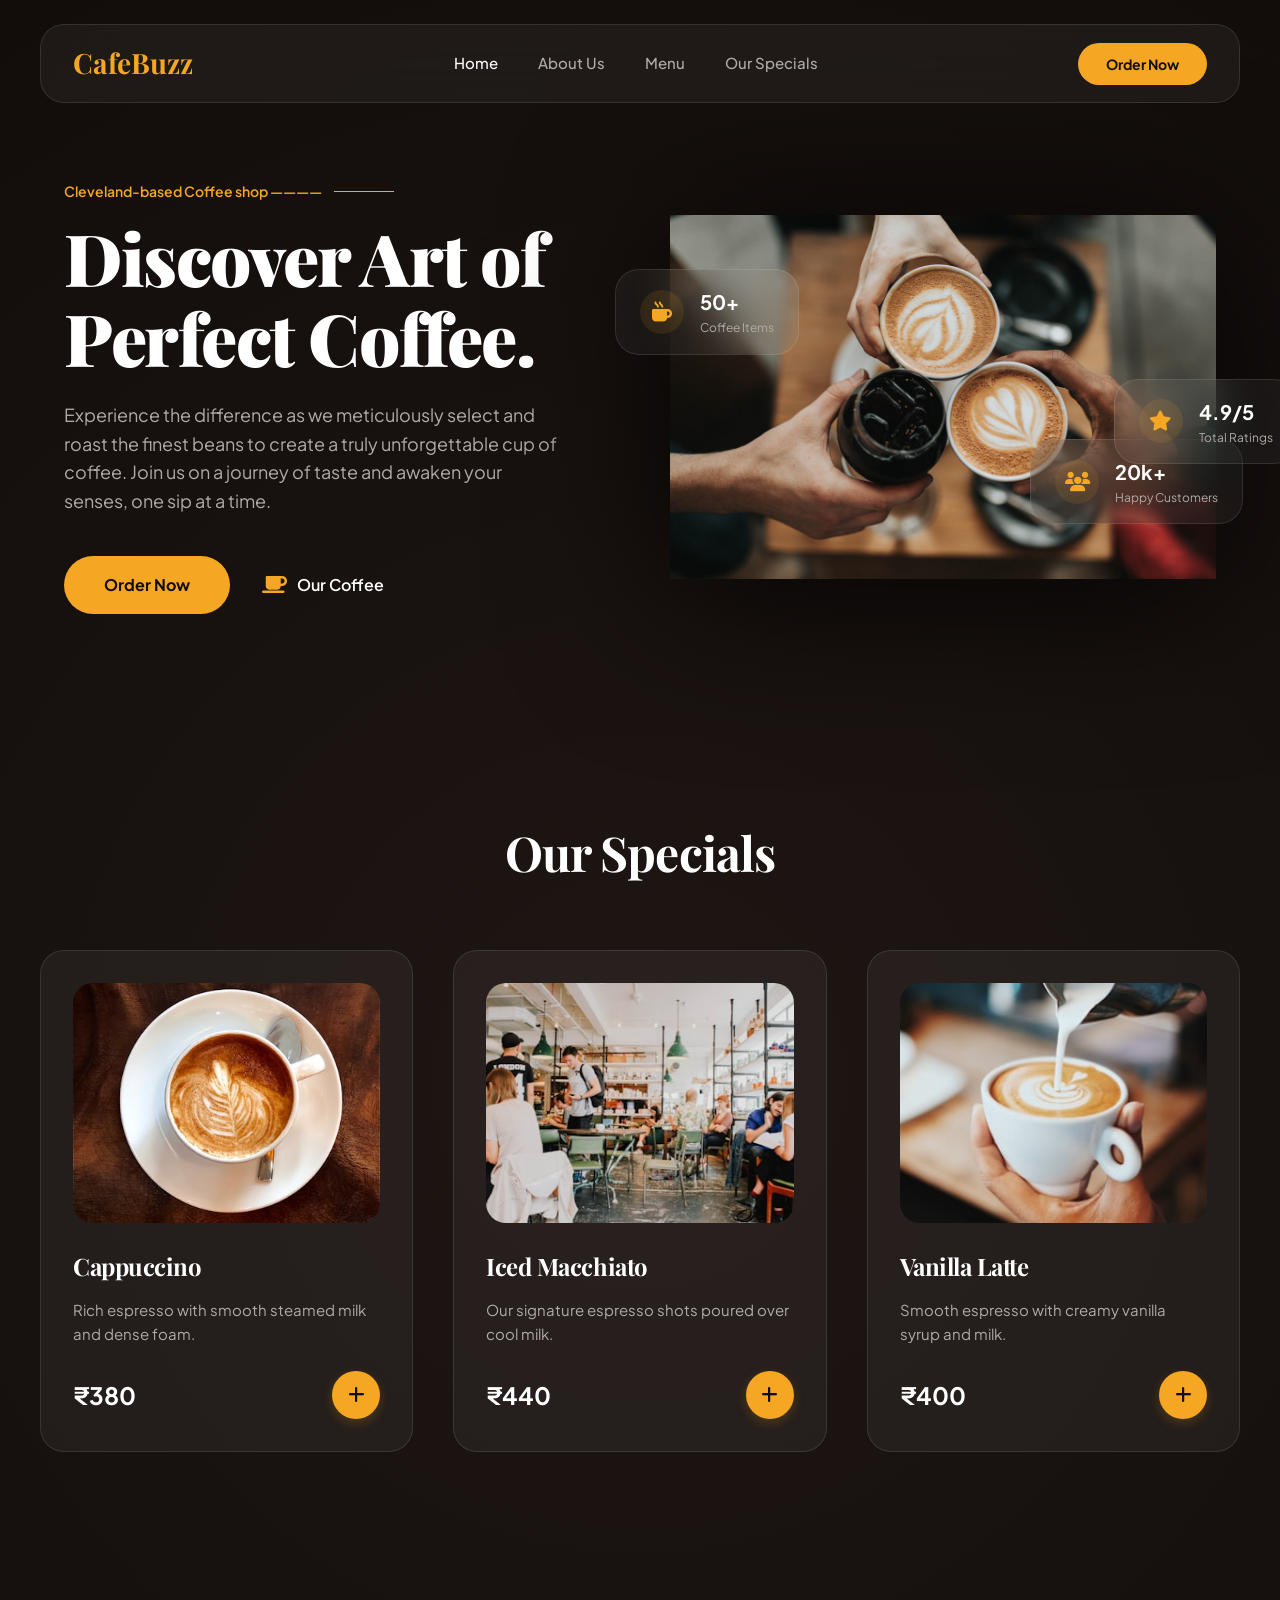
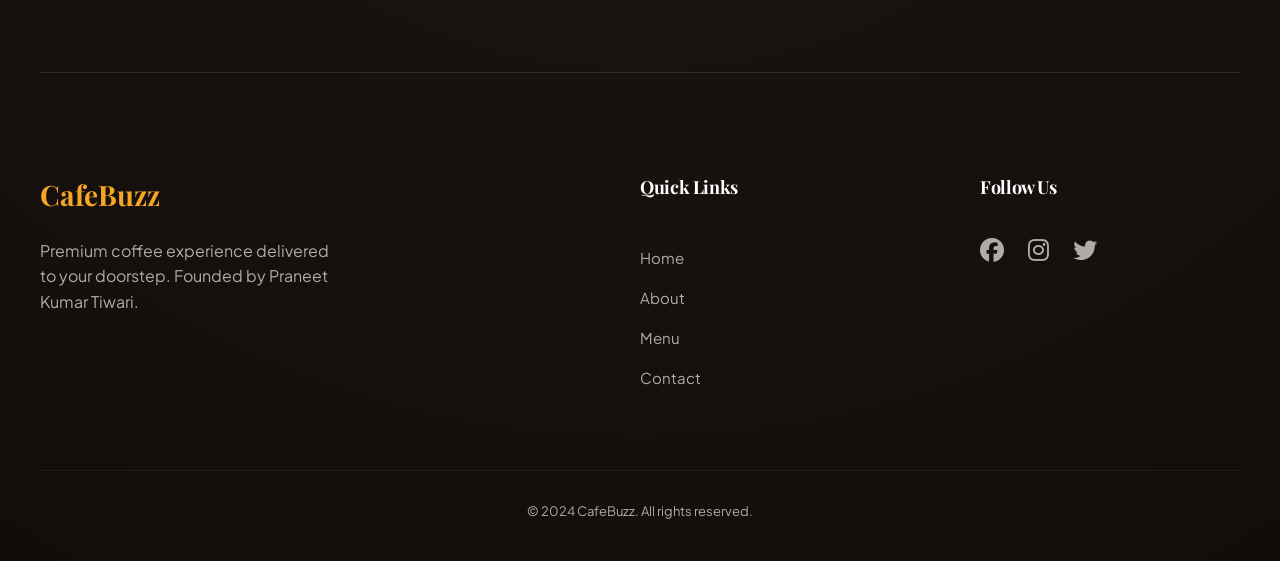
<file: home.html>
<!DOCTYPE html>
<html lang="en">
<head>
    <meta charset="UTF-8">
    <meta name="viewport" content="width=device-width, initial-scale=1.0">
    <title>CafeBuzz | Brewed for Moments that Matter</title>
    <link rel="stylesheet" href="style.css">
    <!-- FontAwesome for Icons -->
    <link rel="stylesheet" href="https://cdnjs.cloudflare.com/ajax/libs/font-awesome/6.4.0/css/all.min.css">
</head>
<body>

    <nav class="navbar glass">
        <div class="nav-logo">CafeBuzz</div>
        <div class="nav-links">
            <a href="home.html" class="nav-link active">Home</a>
            <a href="about.html" class="nav-link">About Us</a>
            <a href="menu.html" class="nav-link">Menu</a>
            <a href="contact.html" class="nav-link">Our Specials</a>
        </div>
        <div class="nav-btns">
            <!-- <a href="#" class="btn-login">Login</a> -->
            <a href="portal.html" class="btn-signup">Order Now</a>
        </div>
    </nav>

    <main>
        <!-- Hero Section -->
        <section class="hero">
            <div class="container hero-container">
                <div class="hero-content">
                    <p class="hero-subtitle">Cleveland-based Coffee shop ————</p>
                    <h1 class="hero-title animate-fade-in">Discover Art of Perfect Coffee.</h1>
                    <p class="hero-description">Experience the difference as we meticulously select and roast the finest beans to create a truly unforgettable cup of coffee. Join us on a journey of taste and awaken your senses, one sip at a time.</p>
                    
                    <div class="hero-cta">
                        <a href="portal.html" class="btn-order">Order Now</a>
                        <a href="menu.html" class="btn-coffee-text">
                           <i class="fas fa-coffee"></i> Our Coffee
                        </a>
                    </div>
                </div>
                
                <div class="hero-image-container">
                    <img src="assets/hero.jpg" alt="Coffee Splash" class="hero-splash">
                    
                    <!-- Floating Stats Cards -->
                    <div class="stat-card glass car-1">
                        <div class="stat-icon"><i class="fas fa-mug-hot"></i></div>
                        <div class="stat-info">
                            <span class="stat-number">50+</span>
                            <span class="stat-label">Coffee Items</span>
                        </div>
                    </div>
                    
                    <div class="stat-card glass car-2">
                        <div class="stat-icon"><i class="fas fa-users"></i></div>
                        <div class="stat-info">
                            <span class="stat-number">20k+</span>
                            <span class="stat-label">Happy Customers</span>
                        </div>
                    </div>
                    
                    <div class="stat-card glass car-3">
                        <div class="stat-icon"><i class="fas fa-star"></i></div>
                        <div class="stat-info">
                            <span class="stat-number">4.9/5</span>
                            <span class="stat-label">Total Ratings</span>
                        </div>
                    </div>
                </div>
            </div>
        </section>
        
        <!-- Featured Menu / Specials -->
        <section class="specials container">
            <h2 class="section-title">Our Specials</h2>
            <div class="specials-grid">
                <!-- Special 1 -->
                <div class="special-card glass">
                    <div class="special-img">
                         <img src="assets/cappuccino.jpg" alt="Cappuccino">
                    </div>
                    <div class="special-details">
                        <h3>Cappuccino</h3>
                        <p>Rich espresso with smooth steamed milk and dense foam.</p>
                        <div class="special-footer">
                            <span class="price">₹380</span>
                            <button class="add-to-cart"><i class="fas fa-plus"></i></button>
                        </div>
                    </div>
                </div>
                <!-- Special 2 -->
                <div class="special-card glass">
                    <div class="special-img">
                         <img src="assets/macchiato.jpg" alt="Iced Macchiato">
                    </div>
                    <div class="special-details">
                        <h3>Iced Macchiato</h3>
                        <p>Our signature espresso shots poured over cool milk.</p>
                        <div class="special-footer">
                            <span class="price">₹440</span>
                            <button class="add-to-cart"><i class="fas fa-plus"></i></button>
                        </div>
                    </div>
                </div>
                <!-- Special 3 -->
                <div class="special-card glass">
                    <div class="special-img">
                         <img src="assets/latte.jpg" alt="Vanilla Latte">
                    </div>
                    <div class="special-details">
                        <h3>Vanilla Latte</h3>
                        <p>Smooth espresso with creamy vanilla syrup and milk.</p>
                        <div class="special-footer">
                            <span class="price">₹400</span>
                            <button class="add-to-cart"><i class="fas fa-plus"></i></button>
                        </div>
                    </div>
                </div>
            </div>
        </section>
    </main>

    <footer class="footer container">
        <div class="footer-grid">
            <div class="footer-brand">
                <div class="nav-logo">CafeBuzz</div>
                <p>Premium coffee experience delivered to your doorstep. Founded by Praneet Kumar Tiwari.</p>
            </div>
            <div class="footer-links">
                <h4>Quick Links</h4>
                <a href="home.html">Home</a>
                <a href="about.html">About</a>
                <a href="menu.html">Menu</a>
                <a href="contact.html">Contact</a>
            </div>
            <div class="footer-social">
                <h4>Follow Us</h4>
                <div class="social-icons">
                    <a href="#"><i class="fab fa-facebook"></i></a>
                    <a href="#"><i class="fab fa-instagram"></i></a>
                    <a href="#"><i class="fab fa-twitter"></i></a>
                </div>
            </div>
        </div>
        <div class="footer-bottom">
            <p>&copy; 2024 CafeBuzz. All rights reserved.</p>
        </div>
    </footer>

    <script src="script.js"></script>
</body>
</html>
</file>
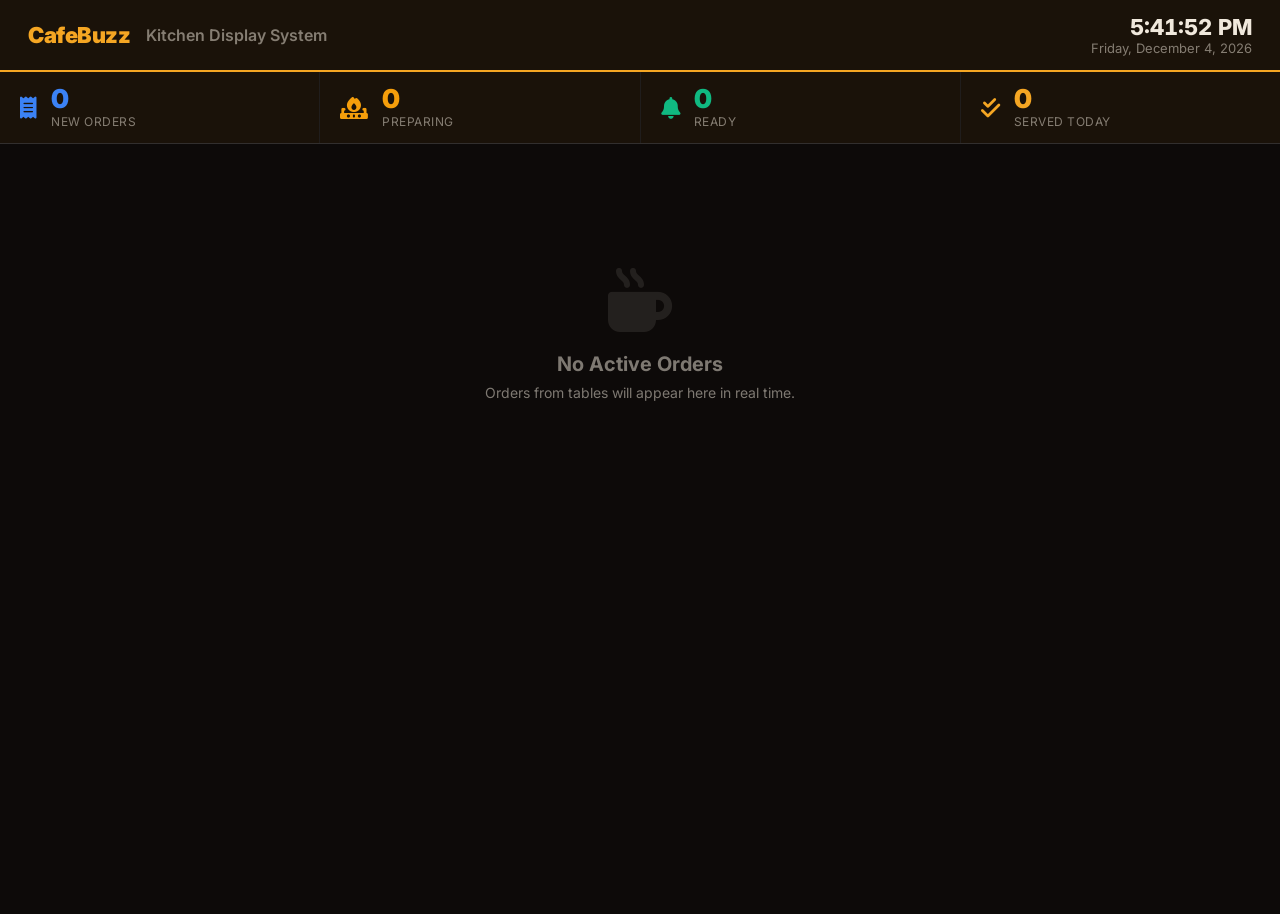
<file: kitchen.html>
<!DOCTYPE html>
<html lang="en">
<head>
  <meta charset="UTF-8">
  <meta name="viewport" content="width=device-width, initial-scale=1.0">
  <title>CafeBuzz | Kitchen Display</title>
  <link rel="stylesheet" href="https://cdnjs.cloudflare.com/ajax/libs/font-awesome/6.4.0/css/all.min.css">
  <style>
    @import url('https://fonts.googleapis.com/css2?family=Inter:wght@400;600;700;800;900&display=swap');
    *, *::before, *::after { box-sizing: border-box; margin: 0; padding: 0; }
    :root {
      --bg:       #0d0a09;
      --surface:  #1a1209;
      --card:     #1f1510;
      --border:   rgba(255,255,255,0.08);
      --accent:   #F5A623;
      --text:     #f0e8dc;
      --muted:    rgba(240,232,220,0.5);
      --green:    #10b981;
      --yellow:   #f59e0b;
      --red:      #ef4444;
      --blue:     #3b82f6;
    }
    body { font-family: 'Inter', sans-serif; background: var(--bg); color: var(--text); min-height: 100vh; }

    /* ── TOP BAR ── */
    .kbar {
      display: flex; align-items: center; justify-content: space-between;
      padding: 14px 28px;
      background: var(--surface);
      border-bottom: 2px solid var(--accent);
    }
    .kbar-left  { display: flex; align-items: center; gap: 16px; }
    .kbar-logo  { font-size: 22px; font-weight: 900; color: var(--accent); letter-spacing: -0.5px; }
    .kbar-title { font-size: 16px; font-weight: 600; color: var(--muted); }
    .kbar-clock { font-size: 22px; font-weight: 800; color: var(--text); font-variant-numeric: tabular-nums; }
    .kbar-date  { font-size: 13px; color: var(--muted); text-align: right; }

    /* ── STATS BAR ── */
    .stats-bar {
      display: flex; gap: 1px;
      background: var(--border);
      border-bottom: 1px solid var(--border);
    }
    .stat-cell  {
      flex: 1; padding: 14px 20px; background: var(--surface);
      display: flex; align-items: center; gap: 14px;
    }
    .stat-cell i { font-size: 22px; }
    .stat-val  { font-size: 26px; font-weight: 900; line-height: 1; }
    .stat-lbl  { font-size: 12px; color: var(--muted); margin-top: 2px; text-transform: uppercase; letter-spacing: 0.5px; }
    .c-blue   { color: var(--blue); }
    .c-yellow { color: var(--yellow); }
    .c-green  { color: var(--green); }
    .c-red    { color: var(--red); }
    .c-accent { color: var(--accent); }

    /* ── MAIN ── */
    .kds-main {
      padding: 24px 28px;
      display: grid;
      grid-template-columns: repeat(auto-fill, minmax(300px, 1fr));
      gap: 20px;
      min-height: calc(100vh - 130px);
    }

    /* ── EMPTY STATE ── */
    .kds-empty {
      grid-column: 1/-1; text-align: center;
      padding: 100px 20px; color: var(--muted);
    }
    .kds-empty i { font-size: 64px; display: block; margin-bottom: 20px; opacity: 0.2; }
    .kds-empty h3 { font-size: 20px; font-weight: 700; }

    /* ── ORDER TICKET ── */
    .ticket {
      background: var(--card);
      border-radius: 16px;
      border: 1px solid var(--border);
      overflow: hidden;
      display: flex; flex-direction: column;
      transition: transform 0.2s, border-color 0.3s;
      animation: slide-in 0.35s ease;
    }
    .ticket:hover { transform: translateY(-3px); }

    @keyframes slide-in { from { opacity:0; transform:translateY(16px); } to { opacity:1; transform:translateY(0); } }

    /* timer color states */
    .ticket.fresh  { border-color: rgba(16,185,129,0.4); }
    .ticket.warn   { border-color: rgba(245,158,11,0.5); }
    .ticket.urgent { border-color: rgba(239,68,68,0.6); animation: urgent-pulse 1.5s infinite; }
    @keyframes urgent-pulse { 0%,100%{ border-color:rgba(239,68,68,0.6); } 50%{ border-color:rgba(239,68,68,1); } }

    /* Ticket header */
    .ticket-head {
      display: flex; align-items: center; justify-content: space-between;
      padding: 14px 18px;
      background: rgba(255,255,255,0.03);
      border-bottom: 1px solid var(--border);
    }
    .ticket-table { font-size: 20px; font-weight: 900; }
    .ticket-oid   { font-size: 12px; color: var(--muted); margin-top: 2px; }
    .ticket-timer {
      font-size: 24px; font-weight: 900; font-variant-numeric: tabular-nums;
      padding: 6px 14px; border-radius: 10px;
    }
    .fresh  .ticket-timer { color: var(--green);  background: rgba(16,185,129,0.1); }
    .warn   .ticket-timer { color: var(--yellow); background: rgba(245,158,11,0.1); }
    .urgent .ticket-timer { color: var(--red);    background: rgba(239,68,68,0.1);  }

    /* Status badge */
    .ticket-status { text-align: right; }
    .badge {
      display: inline-block; padding: 3px 10px; border-radius: 50px;
      font-size: 11px; font-weight: 700; text-transform: uppercase; letter-spacing: 0.5px;
    }
    .badge-placed    { background: rgba(59,130,246,0.15); color: var(--blue); }
    .badge-preparing { background: rgba(245,158,11,0.15); color: var(--yellow); }
    .badge-ready     { background: rgba(16,185,129,0.15); color: var(--green); }

    /* Items */
    .ticket-items { padding: 14px 18px; flex: 1; }
    .titem {
      display: flex; align-items: center; justify-content: space-between;
      padding: 9px 0;
      border-bottom: 1px solid rgba(255,255,255,0.05);
      font-size: 14px;
    }
    .titem:last-child { border: none; }
    .titem-qty  { width: 28px; height: 28px; background: rgba(245,166,35,0.12); border: 1px solid rgba(245,166,35,0.3); color: var(--accent); border-radius: 8px; display: flex; align-items: center; justify-content: center; font-weight: 800; font-size: 13px; margin-right: 10px; flex-shrink: 0; }
    .titem-name { flex: 1; font-weight: 600; }
    .titem-price{ color: var(--muted); font-size: 13px; }

    /* Notes */
    .ticket-notes { padding: 0 18px 12px; }
    .notes-box    { background: rgba(245,166,35,0.06); border: 1px solid rgba(245,166,35,0.2); border-radius: 10px; padding: 10px 12px; font-size: 13px; color: var(--muted); }
    .notes-box i  { color: var(--accent); margin-right: 6px; }

    /* Total */
    .ticket-total {
      display: flex; justify-content: space-between; align-items: center;
      padding: 10px 18px;
      border-top: 1px solid var(--border);
      font-size: 14px;
    }
    .ticket-total span:last-child { font-weight: 800; color: var(--accent); font-size: 16px; }
    .ticket-time-label { font-size: 12px; color: var(--muted); }

    /* Actions */
    .ticket-actions { display: grid; grid-template-columns: 1fr 1fr; gap: 0; border-top: 1px solid var(--border); }
    .ticket-actions button {
      padding: 14px; border: none; cursor: pointer;
      font-size: 13px; font-weight: 700; transition: 0.2s;
      display: flex; align-items: center; justify-content: center; gap: 8px;
    }
    .btn-prepare { background: rgba(245,158,11,0.12); color: var(--yellow); border-right: 1px solid var(--border); }
    .btn-prepare:hover { background: rgba(245,158,11,0.25); }
    .btn-ready   { background: rgba(16,185,129,0.12); color: var(--green); }
    .btn-ready:hover   { background: rgba(16,185,129,0.25); }
    .btn-served  { background: rgba(99,102,241,0.12); color: #a78bfa; grid-column: 1/-1; }
    .btn-served:hover  { background: rgba(99,102,241,0.25); }
    .btn-disabled { opacity: 0.3; cursor: not-allowed; }

    /* Alert bar for new orders */
    .new-alert {
      position: fixed; top: 0; left: 0; right: 0; z-index: 9999;
      background: var(--green); color: #fff; padding: 10px;
      text-align: center; font-weight: 800; font-size: 15px;
      transform: translateY(-100%); transition: transform 0.35s;
    }
    .new-alert.show { transform: translateY(0); }

    /* Scrollbar */
    ::-webkit-scrollbar { width: 6px; }
    ::-webkit-scrollbar-track { background: transparent; }
    ::-webkit-scrollbar-thumb { background: rgba(255,255,255,0.12); border-radius: 3px; }
  </style>
</head>
<body>

<!-- NEW ORDER ALERT -->
<div class="new-alert" id="new-alert">
  🔔 New order received!
</div>

<!-- TOP BAR -->
<header class="kbar">
  <div class="kbar-left">
    <span class="kbar-logo">CafeBuzz</span>
    <span class="kbar-title">Kitchen Display System</span>
  </div>
  <div style="text-align:right">
    <div class="kbar-clock" id="kds-clock">--:--:--</div>
    <div class="kbar-date"  id="kds-date"></div>
  </div>
</header>

<!-- STATS BAR -->
<div class="stats-bar">
  <div class="stat-cell">
    <i class="fas fa-receipt c-blue"></i>
    <div><div class="stat-val c-blue" id="s-new">0</div><div class="stat-lbl">New Orders</div></div>
  </div>
  <div class="stat-cell">
    <i class="fas fa-fire-burner c-yellow"></i>
    <div><div class="stat-val c-yellow" id="s-prep">0</div><div class="stat-lbl">Preparing</div></div>
  </div>
  <div class="stat-cell">
    <i class="fas fa-bell c-green"></i>
    <div><div class="stat-val c-green" id="s-ready">0</div><div class="stat-lbl">Ready</div></div>
  </div>
  <div class="stat-cell">
    <i class="fas fa-check-double c-accent"></i>
    <div><div class="stat-val c-accent" id="s-done">0</div><div class="stat-lbl">Served Today</div></div>
  </div>
</div>

<!-- KDS GRID -->
<main class="kds-main" id="kds-grid">
  <div class="kds-empty">
    <i class="fas fa-mug-hot"></i>
    <h3>No Active Orders</h3>
    <p style="margin-top:8px;font-size:14px">Orders from tables will appear here in real time.</p>
  </div>
</main>

<!-- Audio ping (inline oscillator, no file needed) -->
<script>
  let audioCtx;
  function playPing() {
    try {
      if (!audioCtx) audioCtx = new (window.AudioContext || window.webkitAudioContext)();
      const osc = audioCtx.createOscillator();
      const gain = audioCtx.createGain();
      osc.connect(gain); gain.connect(audioCtx.destination);
      osc.type = 'sine'; osc.frequency.value = 880;
      gain.gain.setValueAtTime(0.3, audioCtx.currentTime);
      gain.gain.exponentialRampToValueAtTime(0.001, audioCtx.currentTime + 0.6);
      osc.start(); osc.stop(audioCtx.currentTime + 0.6);
    } catch(e) {}
  }
</script>

<script src="store.js"></script>
<script>
  // ── CLOCK ─────────────────────────────────────────────────
  function updateClock() {
    const now = new Date();
    document.getElementById('kds-clock').textContent = now.toLocaleTimeString();
    document.getElementById('kds-date').textContent  = now.toLocaleDateString([], { weekday:'long', year:'numeric', month:'long', day:'numeric' });
  }
  updateClock();
  setInterval(updateClock, 1000);

  // ── TIMER DISPLAY ─────────────────────────────────────────
  function elapsedStr(ts) {
    const secs = Math.floor((Date.now() - ts) / 1000);
    const m = Math.floor(secs / 60).toString().padStart(2,'0');
    const s = (secs % 60).toString().padStart(2,'0');
    return `${m}:${s}`;
  }
  function timerClass(ts) {
    const mins = (Date.now() - ts) / 60000;
    if (mins < 5)  return 'fresh';
    if (mins < 10) return 'warn';
    return 'urgent';
  }

  // ── RENDER ────────────────────────────────────────────────
  function render() {
    const active = Store.getActiveOrders();
    const grid   = document.getElementById('kds-grid');

    // Update stats
    const all = Store.getOrders();
    const today = new Date().toDateString();
    document.getElementById('s-new').textContent   = active.filter(o => o.status==='placed').length;
    document.getElementById('s-prep').textContent  = active.filter(o => o.status==='preparing').length;
    document.getElementById('s-ready').textContent = active.filter(o => o.status==='ready').length;
    document.getElementById('s-done').textContent  = all.filter(o => new Date(o.timestamp).toDateString()===today && ['served','billed'].includes(o.status)).length;

    if (active.length === 0) {
      grid.innerHTML = `<div class="kds-empty"><i class="fas fa-mug-hot"></i><h3>No Active Orders</h3><p style="margin-top:8px;font-size:14px">Orders from tables will appear here in real time.</p></div>`;
      return;
    }

    grid.innerHTML = active.map(o => {
      const tc = timerClass(o.timestamp);
      const badgeClass = {placed:'badge-placed', preparing:'badge-preparing', ready:'badge-ready'}[o.status];
      const badgeLabel = {placed:'New', preparing:'Preparing', ready:'Ready!'}[o.status];

      const itemsHtml = o.items.map(i =>
        `<div class="titem">
          <span class="titem-qty">${i.qty}</span>
          <span class="titem-name">${i.name}</span>
          <span class="titem-price">₹${i.price * i.qty}</span>
        </div>`).join('');

      const notesHtml = o.notes
        ? `<div class="ticket-notes"><div class="notes-box"><i class="fas fa-sticky-note"></i>${o.notes}</div></div>`
        : '';

      const actionsHtml = `
        <div class="ticket-actions">
          ${o.status === 'placed'
            ? `<button class="btn-prepare" onclick="setStatus('${o.id}','preparing')"><i class="fas fa-fire-burner"></i>Start Preparing</button>
               <button class="btn-ready btn-disabled" disabled><i class="fas fa-bell"></i>Mark Ready</button>`
            : o.status === 'preparing'
            ? `<button class="btn-prepare btn-disabled" disabled><i class="fas fa-fire-burner"></i>Preparing...</button>
               <button class="btn-ready" onclick="setStatus('${o.id}','ready')"><i class="fas fa-bell"></i>Mark Ready</button>`
            : `<button class="btn-served" onclick="setStatus('${o.id}','served')"><i class="fas fa-check-double"></i>Mark as Served</button>
               <div></div>`
          }
        </div>`;

      return `
        <div class="ticket ${tc}" id="ticket-${o.id}">
          <div class="ticket-head">
            <div>
              <div class="ticket-table">Table ${o.tableId}</div>
              <div class="ticket-oid">${o.id} · ${o.placedAt}</div>
            </div>
            <div class="ticket-status">
              <span class="badge ${badgeClass}">${badgeLabel}</span>
              <div class="ticket-timer" data-ts="${o.timestamp}">${elapsedStr(o.timestamp)}</div>
            </div>
          </div>
          <div class="ticket-items">${itemsHtml}</div>
          ${notesHtml}
          <div class="ticket-total">
            <span class="ticket-time-label">Ordered at ${o.placedAt}</span>
            <span>₹${o.total}</span>
          </div>
          ${actionsHtml}
        </div>`;
    }).join('');
  }

  // ── ACTIONS ───────────────────────────────────────────────
  function setStatus(orderId, status) {
    Store.updateOrderStatus(orderId, status);
    render();
  }

  // ── TIMER TICK ────────────────────────────────────────────
  setInterval(() => {
    document.querySelectorAll('.ticket-timer[data-ts]').forEach(el => {
      const ts = parseInt(el.dataset.ts);
      el.textContent = elapsedStr(ts);
      const ticket = el.closest('.ticket');
      const cls = timerClass(ts);
      ticket.className = `ticket ${cls}`;
    });
  }, 1000);

  // ── LIVE UPDATES ──────────────────────────────────────────
  Store.onUpdate(msg => {
    if (msg.type === 'NEW_ORDER') {
      playPing();
      // Flash alert
      const alert = document.getElementById('new-alert');
      alert.textContent = `🔔 New order! Table ${msg.tableId} — ${msg.order.id}`;
      alert.classList.add('show');
      setTimeout(() => alert.classList.remove('show'), 3500);
    }
    render();
  });

  // ── INITIAL RENDER ────────────────────────────────────────
  render();
  // Refresh every 5s as fallback
  setInterval(render, 5000);
</script>
</body>
</html>
</file>
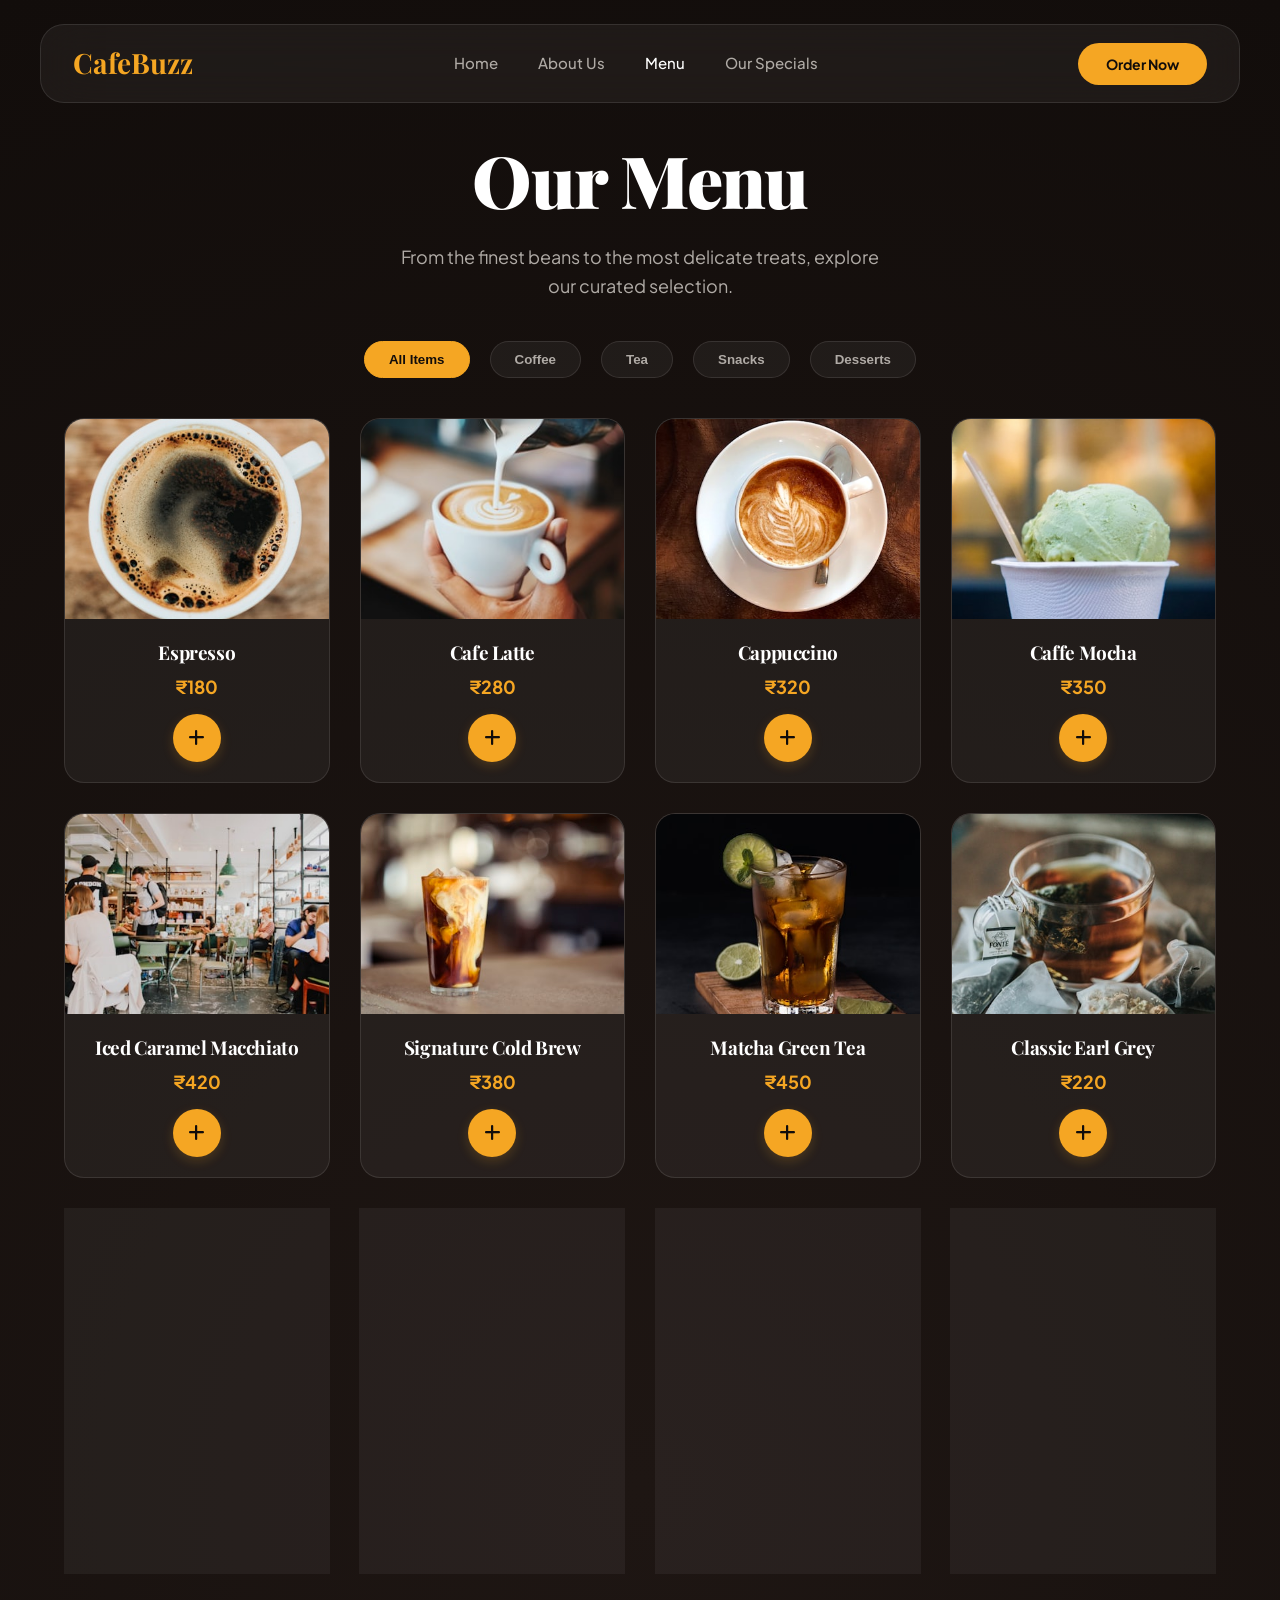
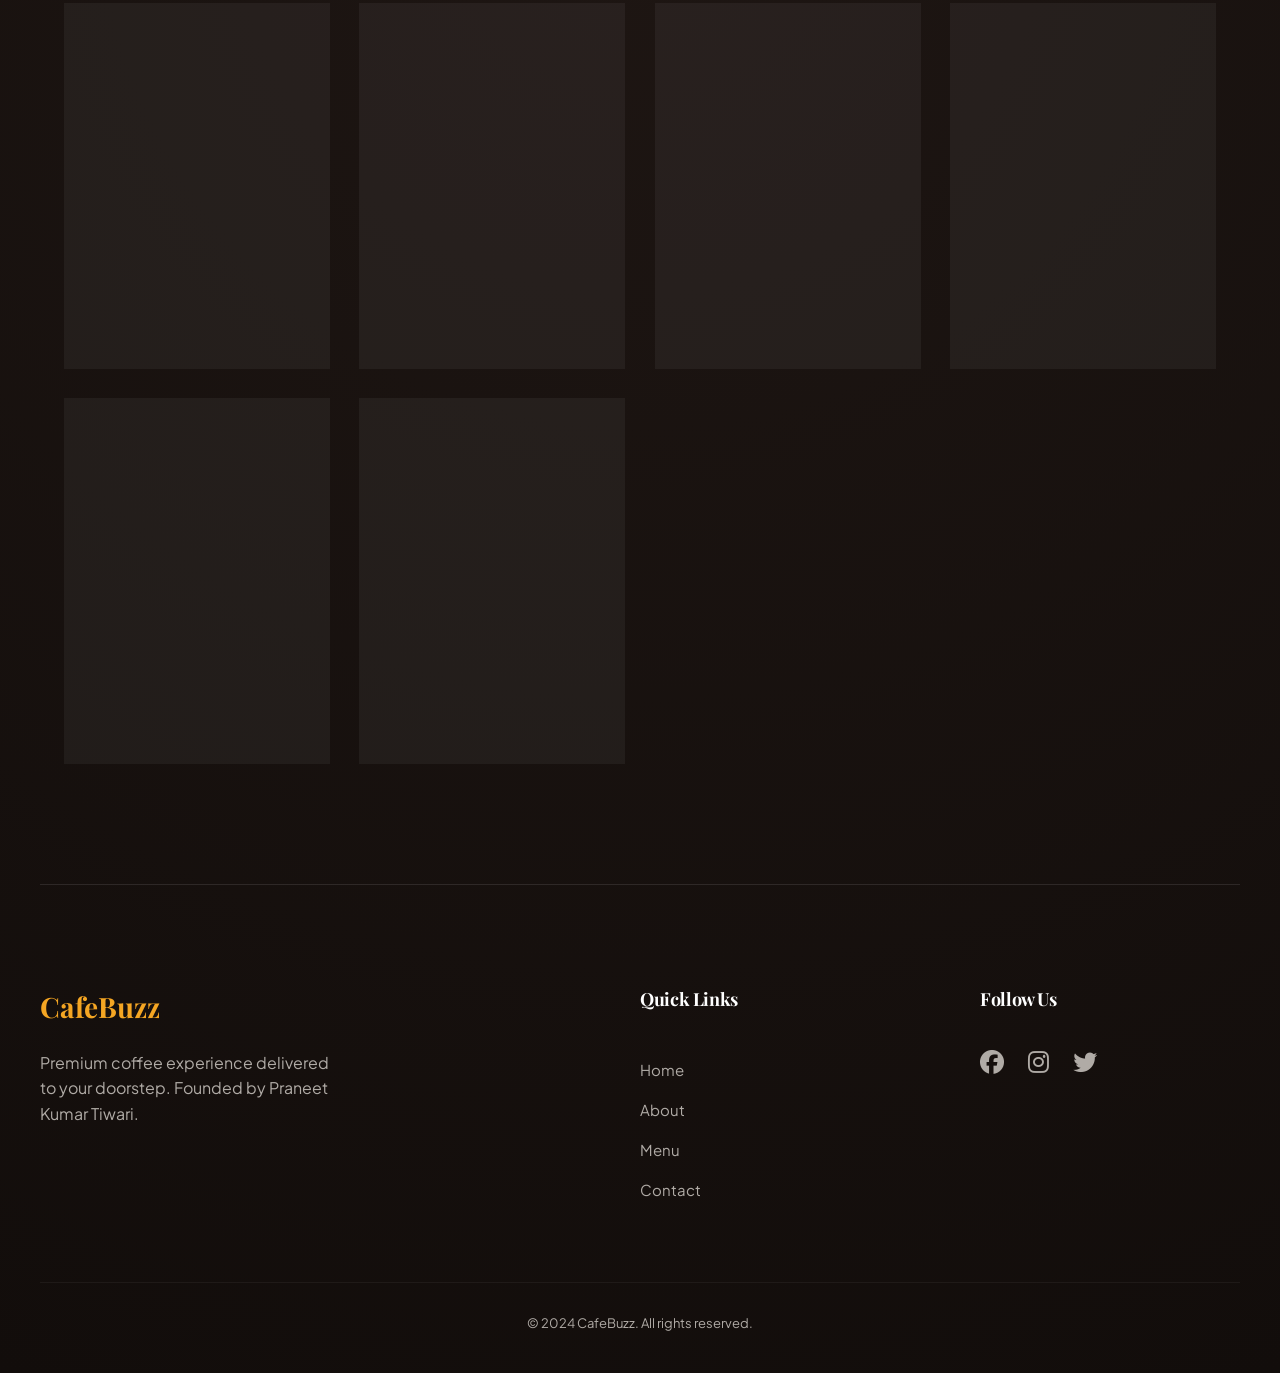
<file: menu.html>
<!DOCTYPE html>
<html lang="en">
<head>
    <meta charset="UTF-8">
    <meta name="viewport" content="width=device-width, initial-scale=1.0">
    <title>Menu | CafeBuzz</title>
    <link rel="stylesheet" href="style.css">
    <link rel="stylesheet" href="https://cdnjs.cloudflare.com/ajax/libs/font-awesome/6.4.0/css/all.min.css">
    <style>
        .menu-hero { padding-top: 140px; text-align: center; }
        .filter-container { display: flex; justify-content: center; gap: 20px; margin: 40px 0; flex-wrap: wrap; }
        .filter-btn { padding: 10px 24px; border-radius: 100px; background: var(--glass-bg); color: var(--text-secondary); font-weight: 600; cursor: pointer; transition: 0.3s; border: 1px solid var(--glass-border); }
        .filter-btn.active, .filter-btn:hover { background: var(--accent-color); color: var(--bg-color); border-color: var(--accent-color); }
        .menu-grid { display: grid; grid-template-columns: repeat(auto-fit, minmax(260px, 1fr)); gap: 30px; margin-bottom: 80px; }
        .menu-item { padding: 0; text-align: center; transition: 0.3s; overflow: hidden; border-radius: 20px; }
        .menu-item:hover { transform: translateY(-10px); }
        .menu-item .img-wrap { width: 100%; height: 200px; overflow: hidden; }
        .menu-item .img-wrap img { width: 100%; height: 100%; object-fit: cover; display: block; transition: transform 0.4s ease; }
        .menu-item:hover .img-wrap img { transform: scale(1.08); }
        .menu-item .item-body { padding: 18px 20px 20px; }
        .menu-item h3 { font-size: 19px; margin-bottom: 6px; }
        .menu-item .price { color: var(--accent-color); font-weight: 700; font-size: 18px; }
    </style>
</head>
<body>

    <nav class="navbar glass">
        <div class="nav-logo">CafeBuzz</div>
        <div class="nav-links">
            <a href="index.html" class="nav-link">Home</a>
            <a href="about.html" class="nav-link">About Us</a>
            <a href="menu.html" class="nav-link active">Menu</a>
            <a href="contact.html" class="nav-link">Our Specials</a>
        </div>
        <div class="nav-btns">
            <a href="contact.html" class="btn-signup">Order Now</a>
        </div>
    </nav>

    <main class="container">
        <section class="menu-hero">
            <h1 class="hero-title">Our Menu</h1>
            <p class="hero-description" style="margin: 0 auto;">From the finest beans to the most delicate treats, explore our curated selection.</p>
        </section>

        <section class="filter-container">
            <button class="filter-btn active" data-category="all">All Items</button>
            <button class="filter-btn" data-category="coffee">Coffee</button>
            <button class="filter-btn" data-category="tea">Tea</button>
            <button class="filter-btn" data-category="snacks">Snacks</button>
            <button class="filter-btn" data-category="dessert">Desserts</button>
        </section>

        <section class="menu-grid">

            <!-- COFFEE — all using locally downloaded assets -->
            <div class="menu-item glass" data-category="coffee">
                <div class="img-wrap">
                    <img src="assets/espresso.jpg" alt="Espresso">
                </div>
                <div class="item-body">
                    <h3>Espresso</h3>
                    <p class="price">₹180</p>
                    <button class="add-to-cart" style="margin: 12px auto 0;"><i class="fas fa-plus"></i></button>
                </div>
            </div>

            <div class="menu-item glass" data-category="coffee">
                <div class="img-wrap">
                    <img src="assets/latte.jpg" alt="Cafe Latte">
                </div>
                <div class="item-body">
                    <h3>Cafe Latte</h3>
                    <p class="price">₹280</p>
                    <button class="add-to-cart" style="margin: 12px auto 0;"><i class="fas fa-plus"></i></button>
                </div>
            </div>

            <div class="menu-item glass" data-category="coffee">
                <div class="img-wrap">
                    <img src="assets/cappuccino.jpg" alt="Cappuccino">
                </div>
                <div class="item-body">
                    <h3>Cappuccino</h3>
                    <p class="price">₹320</p>
                    <button class="add-to-cart" style="margin: 12px auto 0;"><i class="fas fa-plus"></i></button>
                </div>
            </div>

            <div class="menu-item glass" data-category="coffee">
                <div class="img-wrap">
                    <img src="assets/mocha.jpg" alt="Caffe Mocha">
                </div>
                <div class="item-body">
                    <h3>Caffe Mocha</h3>
                    <p class="price">₹350</p>
                    <button class="add-to-cart" style="margin: 12px auto 0;"><i class="fas fa-plus"></i></button>
                </div>
            </div>

            <div class="menu-item glass" data-category="coffee">
                <div class="img-wrap">
                    <img src="assets/macchiato.jpg" alt="Iced Caramel Macchiato">
                </div>
                <div class="item-body">
                    <h3>Iced Caramel Macchiato</h3>
                    <p class="price">₹420</p>
                    <button class="add-to-cart" style="margin: 12px auto 0;"><i class="fas fa-plus"></i></button>
                </div>
            </div>

            <div class="menu-item glass" data-category="coffee">
                <div class="img-wrap">
                    <img src="assets/cold_brew.jpg" alt="Cold Brew">
                </div>
                <div class="item-body">
                    <h3>Signature Cold Brew</h3>
                    <p class="price">₹380</p>
                    <button class="add-to-cart" style="margin: 12px auto 0;"><i class="fas fa-plus"></i></button>
                </div>
            </div>

            <!-- TEA -->
            <div class="menu-item glass" data-category="tea">
                <div class="img-wrap">
                    <img src="assets/matcha.jpg" alt="Matcha Green Tea">
                </div>
                <div class="item-body">
                    <h3>Matcha Green Tea</h3>
                    <p class="price">₹450</p>
                    <button class="add-to-cart" style="margin: 12px auto 0;"><i class="fas fa-plus"></i></button>
                </div>
            </div>

            <div class="menu-item glass" data-category="tea">
                <div class="img-wrap">
                    <img src="assets/earl_grey.jpg" alt="Earl Grey">
                </div>
                <div class="item-body">
                    <h3>Classic Earl Grey</h3>
                    <p class="price">₹220</p>
                    <button class="add-to-cart" style="margin: 12px auto 0;"><i class="fas fa-plus"></i></button>
                </div>
            </div>

            <div class="menu-item glass" data-category="tea">
                <div class="img-wrap">
                    <img src="assets/hibiscus.jpg" alt="Hibiscus Iced Tea">
                </div>
                <div class="item-body">
                    <h3>Hibiscus Iced Tea</h3>
                    <p class="price">₹280</p>
                    <button class="add-to-cart" style="margin: 12px auto 0;"><i class="fas fa-plus"></i></button>
                </div>
            </div>

            <div class="menu-item glass" data-category="tea">
                <div class="img-wrap">
                    <img src="assets/chai.jpg" alt="Masala Chai">
                </div>
                <div class="item-body">
                    <h3>Masala Chai</h3>
                    <p class="price">₹150</p>
                    <button class="add-to-cart" style="margin: 12px auto 0;"><i class="fas fa-plus"></i></button>
                </div>
            </div>

            <!-- SNACKS -->
            <div class="menu-item glass" data-category="snacks">
                <div class="img-wrap">
                    <img src="assets/croissant.jpg" alt="Butter Croissant">
                </div>
                <div class="item-body">
                    <h3>Butter Croissant</h3>
                    <p class="price">₹240</p>
                    <button class="add-to-cart" style="margin: 12px auto 0;"><i class="fas fa-plus"></i></button>
                </div>
            </div>

            <div class="menu-item glass" data-category="snacks">
                <div class="img-wrap">
                    <img src="assets/avocado_toast.jpg" alt="Avocado Toast">
                </div>
                <div class="item-body">
                    <h3>Avocado Toast</h3>
                    <p class="price">₹550</p>
                    <button class="add-to-cart" style="margin: 12px auto 0;"><i class="fas fa-plus"></i></button>
                </div>
            </div>

            <div class="menu-item glass" data-category="snacks">
                <div class="img-wrap">
                    <img src="assets/muffin.jpg" alt="Blueberry Muffin">
                </div>
                <div class="item-body">
                    <h3>Blueberry Muffin</h3>
                    <p class="price">₹210</p>
                    <button class="add-to-cart" style="margin: 12px auto 0;"><i class="fas fa-plus"></i></button>
                </div>
            </div>

            <div class="menu-item glass" data-category="snacks">
                <div class="img-wrap">
                    <img src="assets/sliders.jpg" alt="Veggie Sliders">
                </div>
                <div class="item-body">
                    <h3>Veggie Sliders</h3>
                    <p class="price">₹380</p>
                    <button class="add-to-cart" style="margin: 12px auto 0;"><i class="fas fa-plus"></i></button>
                </div>
            </div>

            <!-- DESSERTS -->
            <div class="menu-item glass" data-category="dessert">
                <div class="img-wrap">
                    <img src="assets/cheesecake.jpg" alt="New York Cheesecake">
                </div>
                <div class="item-body">
                    <h3>New York Cheesecake</h3>
                    <p class="price">₹480</p>
                    <button class="add-to-cart" style="margin: 12px auto 0;"><i class="fas fa-plus"></i></button>
                </div>
            </div>

            <div class="menu-item glass" data-category="dessert">
                <div class="img-wrap">
                    <img src="assets/brownie.jpg" alt="Dark Chocolate Brownie">
                </div>
                <div class="item-body">
                    <h3>Dark Chocolate Brownie</h3>
                    <p class="price">₹250</p>
                    <button class="add-to-cart" style="margin: 12px auto 0;"><i class="fas fa-plus"></i></button>
                </div>
            </div>

            <div class="menu-item glass" data-category="dessert">
                <div class="img-wrap">
                    <img src="assets/donut.jpg" alt="Glazed Donuts">
                </div>
                <div class="item-body">
                    <h3>Glazed Donuts (Set of 2)</h3>
                    <p class="price">₹190</p>
                    <button class="add-to-cart" style="margin: 12px auto 0;"><i class="fas fa-plus"></i></button>
                </div>
            </div>

            <div class="menu-item glass" data-category="dessert">
                <div class="img-wrap">
                    <img src="assets/tiramisu.jpg" alt="Espresso Tiramisu">
                </div>
                <div class="item-body">
                    <h3>Espresso Tiramisu</h3>
                    <p class="price">₹520</p>
                    <button class="add-to-cart" style="margin: 12px auto 0;"><i class="fas fa-plus"></i></button>
                </div>
            </div>

        </section>
    </main>

    <footer class="footer container">
        <div class="footer-grid">
            <div class="footer-brand">
                <div class="nav-logo">CafeBuzz</div>
                <p>Premium coffee experience delivered to your doorstep. Founded by Praneet Kumar Tiwari.</p>
            </div>
            <div class="footer-links">
                <h4>Quick Links</h4>
                <a href="index.html">Home</a>
                <a href="about.html">About</a>
                <a href="menu.html">Menu</a>
                <a href="contact.html">Contact</a>
            </div>
            <div class="footer-social">
                <h4>Follow Us</h4>
                <div class="social-icons">
                    <a href="#"><i class="fab fa-facebook"></i></a>
                    <a href="#"><i class="fab fa-instagram"></i></a>
                    <a href="#"><i class="fab fa-twitter"></i></a>
                </div>
            </div>
        </div>
        <div class="footer-bottom">
            <p>&copy; 2024 CafeBuzz. All rights reserved.</p>
        </div>
    </footer>

    <script src="script.js"></script>
    <script>
        document.querySelectorAll('.filter-btn').forEach(btn => {
            btn.addEventListener('click', () => {
                document.querySelector('.filter-btn.active').classList.remove('active');
                btn.classList.add('active');
                const category = btn.getAttribute('data-category');
                document.querySelectorAll('.menu-item').forEach(item => {
                    if (category === 'all' || item.getAttribute('data-category') === category) {
                        item.style.display = 'block';
                        setTimeout(() => item.style.opacity = '1', 10);
                    } else {
                        item.style.opacity = '0';
                        setTimeout(() => item.style.display = 'none', 300);
                    }
                });
            });
        });
    </script>
</body>
</html>
</file>
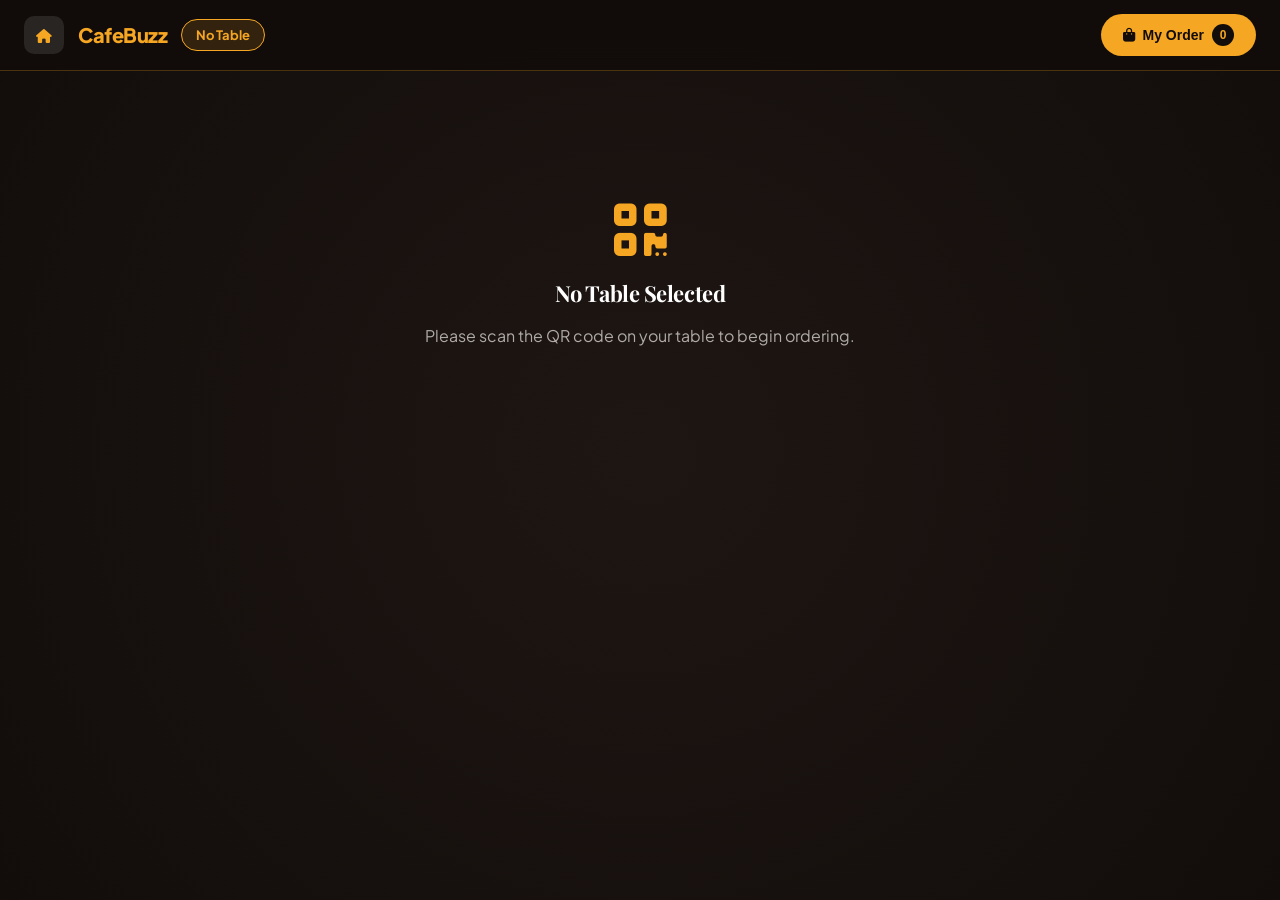
<file: table.html>
<!DOCTYPE html>
<html lang="en">
<head>
  <meta charset="UTF-8">
  <meta name="viewport" content="width=device-width, initial-scale=1.0">
  <title>CafeBuzz | Table Order</title>
  <link rel="stylesheet" href="style.css">
  <link rel="stylesheet" href="https://cdnjs.cloudflare.com/ajax/libs/font-awesome/6.4.0/css/all.min.css">
  <style>
    * { box-sizing: border-box; }

    /* ── TOP BAR ── */
    .tbar {
      position: fixed; top: 0; left: 0; right: 0; z-index: 900;
      display: flex; align-items: center; justify-content: space-between;
      padding: 14px 24px;
      background: rgba(18,13,11,0.96);
      backdrop-filter: blur(20px);
      border-bottom: 1px solid rgba(245,166,35,0.25);
    }
    .tbar-brand { display: flex; align-items: center; gap: 14px; }
    .tbar-logo  { font-size: 20px; font-weight: 900; color: var(--accent-color); letter-spacing: -0.5px; }
    .tbar-table { background: rgba(245,166,35,0.15); border: 1px solid var(--accent-color); color: var(--accent-color); padding: 5px 14px; border-radius: 50px; font-weight: 700; font-size: 13px; }
    .cart-btn   { display: flex; align-items: center; gap: 8px; background: var(--accent-color); color: #120D0B; border: none; border-radius: 50px; padding: 10px 22px; font-weight: 700; font-size: 14px; cursor: pointer; transition: 0.25s; }
    .cart-btn:hover { background: var(--accent-hover); transform: translateY(-2px); }
    .cart-badge { background: #120D0B; color: var(--accent-color); border-radius: 50%; width: 22px; height: 22px; display: flex; align-items: center; justify-content: center; font-size: 12px; font-weight: 800; }

    /* ── LAYOUT ── */
    .wrap { display: flex; min-height: 100vh; padding-top: 72px; }

    /* ── MENU PANEL ── */
    .menu-panel { flex: 1; padding: 28px 24px; max-width: 100%; }
    .panel-title { font-size: 26px; font-weight: 800; margin-bottom: 20px; }

    .cat-tabs { display: flex; gap: 10px; flex-wrap: wrap; margin-bottom: 26px; }
    .cat-tab  { padding: 8px 20px; border-radius: 50px; background: rgba(255,255,255,0.05); border: 1px solid rgba(255,255,255,0.1); color: var(--text-secondary); font-weight: 600; font-size: 13px; cursor: pointer; transition: 0.25s; }
    .cat-tab.active, .cat-tab:hover { background: var(--accent-color); color: #120D0B; border-color: var(--accent-color); }

    .mgrid { display: grid; grid-template-columns: repeat(auto-fill, minmax(210px, 1fr)); gap: 18px; }

    .mcard { border-radius: 16px; overflow: hidden; transition: 0.3s; cursor: default; }
    .mcard:hover { transform: translateY(-5px); }
    .mcard img  { width: 100%; height: 150px; object-fit: cover; display: block; transition: transform 0.4s; }
    .mcard:hover img { transform: scale(1.06); }
    .mcard-body { padding: 14px 16px 16px; }
    .mcard-name { font-size: 15px; font-weight: 700; margin-bottom: 4px; }
    .mcard-desc { font-size: 12px; color: var(--text-secondary); margin-bottom: 10px; }
    .mcard-foot { display: flex; align-items: center; justify-content: space-between; }
    .mcard-price { color: var(--accent-color); font-weight: 800; font-size: 16px; }
    .add-btn    { background: var(--accent-color); color: #120D0B; border: none; border-radius: 50%; width: 32px; height: 32px; font-size: 16px; cursor: pointer; transition: 0.2s; display: flex; align-items: center; justify-content: center; }
    .add-btn:hover { background: var(--accent-hover); transform: scale(1.1); }

    /* qty control on card */
    .qty-ctrl { display: flex; align-items: center; gap: 8px; }
    .qty-ctrl button { background: rgba(245,166,35,0.15); border: 1px solid var(--accent-color); color: var(--accent-color); border-radius: 50%; width: 28px; height: 28px; cursor: pointer; font-size: 14px; font-weight: 700; transition: 0.2s; }
    .qty-ctrl button:hover { background: var(--accent-color); color: #120D0B; }
    .qty-num { font-weight: 700; color: var(--accent-color); min-width: 18px; text-align: center; }

    /* ── CART SIDEBAR ── */
    .cart-sidebar {
      position: fixed; top: 72px; right: -420px; bottom: 0; width: 400px;
      background: rgba(22,16,14,0.98); backdrop-filter: blur(20px);
      border-left: 1px solid rgba(245,166,35,0.2);
      display: flex; flex-direction: column; z-index: 800;
      transition: right 0.35s cubic-bezier(0.4,0,0.2,1);
    }
    .cart-sidebar.open { right: 0; }
    .cart-head { padding: 20px 24px; border-bottom: 1px solid rgba(255,255,255,0.07); display: flex; align-items: center; justify-content: space-between; }
    .cart-head h3 { font-size: 18px; font-weight: 700; }
    .close-cart  { background: rgba(255,255,255,0.05); border: none; color: var(--text-secondary); border-radius: 50%; width: 34px; height: 34px; cursor: pointer; font-size: 16px; transition: 0.2s; }
    .close-cart:hover { background: rgba(255,255,255,0.12); color: white; }

    .cart-items  { flex: 1; overflow-y: auto; padding: 16px 24px; display: flex; flex-direction: column; gap: 12px; }
    .cart-empty  { text-align: center; color: var(--text-secondary); margin-top: 60px; }
    .cart-empty i{ font-size: 48px; display: block; margin-bottom: 12px; opacity: 0.3; }

    .ci          { display: flex; align-items: center; gap: 12px; padding: 12px; background: rgba(255,255,255,0.04); border-radius: 12px; }
    .ci-name     { flex: 1; font-size: 14px; font-weight: 600; }
    .ci-price    { font-size: 13px; color: var(--accent-color); font-weight: 700; white-space: nowrap; }
    .ci-rm       { background: none; border: none; color: #ef4444; cursor: pointer; font-size: 14px; padding: 4px; }

    .cart-notes  { padding: 0 24px 12px; }
    .cart-notes textarea { width: 100%; padding: 12px; background: rgba(255,255,255,0.05); border: 1px solid rgba(255,255,255,0.1); border-radius: 10px; color: white; font-family: inherit; font-size: 13px; resize: none; }
    .cart-notes textarea:focus { outline: none; border-color: var(--accent-color); }

    .cart-foot   { padding: 16px 24px; border-top: 1px solid rgba(255,255,255,0.07); }
    .cart-total  { display: flex; justify-content: space-between; font-size: 16px; font-weight: 700; margin-bottom: 14px; }
    .cart-total span:last-child { color: var(--accent-color); }
    .place-btn   { width: 100%; padding: 16px; background: var(--accent-color); color: #120D0B; border: none; border-radius: 14px; font-weight: 800; font-size: 16px; cursor: pointer; transition: 0.25s; }
    .place-btn:hover { background: var(--accent-hover); transform: translateY(-2px); }
    .place-btn:disabled { opacity: 0.4; cursor: not-allowed; transform: none; }

    /* ── ORDER STATUS VIEW ── */
    #status-view { display: none; padding: 40px 24px; max-width: 600px; margin: 80px auto 0; }
    #status-view.show { display: block; }
    #menu-view.hidden { display: none; }

    .status-card { border-radius: 20px; padding: 32px; text-align: center; }
    .status-icon { font-size: 56px; margin-bottom: 16px; }
    .status-oid  { font-size: 13px; color: var(--text-secondary); margin-bottom: 4px; }
    .status-title{ font-size: 24px; font-weight: 800; margin-bottom: 8px; }
    .status-sub  { color: var(--text-secondary); font-size: 14px; margin-bottom: 28px; }

    .progress-steps { display: flex; justify-content: space-between; position: relative; margin-bottom: 32px; }
    .progress-steps::before { content: ''; position: absolute; top: 18px; left: 10%; right: 10%; height: 3px; background: rgba(255,255,255,0.1); border-radius: 2px; }
    .progress-fill { position: absolute; top: 18px; left: 10%; height: 3px; background: var(--accent-color); border-radius: 2px; transition: width 0.6s ease; }
    .step { display: flex; flex-direction: column; align-items: center; gap: 8px; position: relative; z-index: 1; }
    .step-dot { width: 36px; height: 36px; border-radius: 50%; background: rgba(255,255,255,0.1); border: 2px solid rgba(255,255,255,0.15); display: flex; align-items: center; justify-content: center; font-size: 14px; transition: 0.4s; }
    .step.done .step-dot  { background: var(--accent-color); border-color: var(--accent-color); color: #120D0B; }
    .step.active .step-dot{ background: rgba(245,166,35,0.2); border-color: var(--accent-color); color: var(--accent-color); animation: pulse-dot 1.5s infinite; }
    @keyframes pulse-dot { 0%,100%{ box-shadow:0 0 0 0 rgba(245,166,35,0.4); } 50%{ box-shadow:0 0 0 8px rgba(245,166,35,0); } }
    .step-label { font-size: 11px; color: var(--text-secondary); font-weight: 600; text-transform: uppercase; letter-spacing: 0.5px; }
    .step.done  .step-label, .step.active .step-label { color: var(--accent-color); }

    .order-summary-box { background: rgba(255,255,255,0.04); border-radius: 14px; padding: 20px; text-align: left; margin-bottom: 20px; }
    .order-summary-box h4 { font-size: 14px; font-weight: 700; margin-bottom: 12px; color: var(--text-secondary); text-transform: uppercase; letter-spacing: 0.5px; }
    .osi { display: flex; justify-content: space-between; font-size: 14px; padding: 5px 0; border-bottom: 1px solid rgba(255,255,255,0.05); }
    .osi:last-child { border: none; }
    .osi-total { font-weight: 800; color: var(--accent-color); margin-top: 8px; padding-top: 10px; border-top: 1px solid rgba(245,166,35,0.3) !important; }

    .new-order-btn { width: 100%; padding: 14px; background: rgba(245,166,35,0.12); border: 1px solid var(--accent-color); color: var(--accent-color); border-radius: 12px; font-weight: 700; font-size: 15px; cursor: pointer; transition: 0.25s; }
    .new-order-btn:hover { background: var(--accent-color); color: #120D0B; }

    /* ── TOAST ── */
    .cb-toast { position: fixed; bottom: 32px; left: 50%; transform: translateX(-50%) translateY(80px); background: rgba(30,22,18,0.95); border: 1px solid var(--accent-color); color: var(--accent-color); padding: 14px 28px; border-radius: 50px; font-weight: 700; font-size: 14px; z-index: 9999; opacity: 0; transition: all 0.35s; white-space: nowrap; }
    .cb-toast.show { opacity: 1; transform: translateX(-50%) translateY(0); }

    /* ── NO TABLE WARNING ── */
    .no-table-msg { text-align: center; padding: 100px 24px; }
    .no-table-msg h2 { font-size: 22px; margin-bottom: 12px; }
  </style>
</head>
<body>

<!-- TOP BAR -->
<header class="tbar">
  <div class="tbar-brand">
    <a href="portal.html" style="color:var(--accent-color);background:rgba(255,255,255,0.1);padding:8px 12px;border-radius:10px;text-decoration:none;font-size:14px;transition:0.2s;" onmouseover="this.style.background='rgba(255,255,255,0.2)'" onmouseout="this.style.background='rgba(255,255,255,0.1)'">
      <i class="fas fa-home"></i>
    </a>
    <span class="tbar-logo">CafeBuzz</span>
    <span class="tbar-table" id="table-label">Table —</span>
  </div>
  <button class="cart-btn" id="cart-toggle-btn">
    <i class="fas fa-shopping-bag"></i>
    My Order
    <span class="cart-badge" id="cart-badge">0</span>
  </button>
</header>

<!-- MENU VIEW -->
<div class="wrap" id="menu-view">
  <div class="menu-panel">
    <div id="no-table-msg" class="no-table-msg" style="display:none">
      <i class="fas fa-qrcode" style="font-size:60px;color:var(--accent-color);display:block;margin-bottom:16px"></i>
      <h2>No Table Selected</h2>
      <p style="color:var(--text-secondary)">Please scan the QR code on your table to begin ordering.</p>
    </div>
    <div id="menu-content">
      <h1 class="panel-title">What would you like? ☕</h1>
      <div class="cat-tabs">
        <button class="cat-tab active" data-cat="all">All</button>
        <button class="cat-tab" data-cat="coffee">Coffee</button>
        <button class="cat-tab" data-cat="tea">Tea</button>
        <button class="cat-tab" data-cat="snacks">Snacks</button>
        <button class="cat-tab" data-cat="dessert">Desserts</button>
      </div>
      <div class="mgrid" id="menu-grid"></div>
    </div>
  </div>
</div>

<!-- CART SIDEBAR -->
<aside class="cart-sidebar" id="cart-sidebar">
  <div class="cart-head">
    <h3><i class="fas fa-receipt" style="color:var(--accent-color);margin-right:8px"></i>Your Order</h3>
    <button class="close-cart" id="close-cart-btn"><i class="fas fa-times"></i></button>
  </div>
  <div class="cart-items" id="cart-items">
    <div class="cart-empty">
      <i class="fas fa-coffee-togo"></i>
      <p>Your order is empty.<br>Add items from the menu!</p>
    </div>
  </div>
  <div class="cart-notes">
    <textarea id="order-notes" rows="3" placeholder="Any special requests? (e.g. no sugar, extra hot...)"></textarea>
  </div>
  <div class="cart-foot">
    <div class="cart-total"><span>Total</span><span id="cart-total-val">₹0</span></div>
    <button class="place-btn" id="place-order-btn" disabled>Place Order</button>
  </div>
</aside>

<!-- ORDER STATUS VIEW -->
<div id="status-view">
  <div class="status-card glass">
    <div class="status-icon" id="st-icon">🧾</div>
    <div class="status-oid" id="st-oid"></div>
    <div class="status-title" id="st-title">Order Placed!</div>
    <div class="status-sub"  id="st-sub">Hang tight, we're on it.</div>

    <div class="progress-steps">
      <div class="progress-fill" id="prog-fill" style="width:12%"></div>
      <div class="step" id="step-placed">
        <div class="step-dot"><i class="fas fa-check"></i></div>
        <span class="step-label">Placed</span>
      </div>
      <div class="step" id="step-preparing">
        <div class="step-dot"><i class="fas fa-fire-burner"></i></div>
        <span class="step-label">Preparing</span>
      </div>
      <div class="step" id="step-ready">
        <div class="step-dot"><i class="fas fa-bell"></i></div>
        <span class="step-label">Ready</span>
      </div>
      <div class="step" id="step-served">
        <div class="step-dot"><i class="fas fa-star"></i></div>
        <span class="step-label">Served</span>
      </div>
    </div>

    <div class="order-summary-box" id="status-items-list"></div>
    <button class="new-order-btn" id="new-order-btn" style="display:none">
      <i class="fas fa-plus"></i> Add More Items
    </button>
  </div>
</div>

<!-- TOAST -->
<div class="cb-toast" id="toast"></div>

<script src="store.js"></script>
<script>
  // ── STATE ──────────────────────────────────────────────────
  const params   = new URLSearchParams(location.search);
  const tableId  = parseInt(params.get('table')) || 0;
  let   cart     = [];
  let   currentOrderId = null;
  let   activeCat = 'all';

  // ── INIT UI ───────────────────────────────────────────────
  document.getElementById('table-label').textContent = tableId ? `Table ${tableId}` : 'No Table';
  if (!tableId) {
    document.getElementById('no-table-msg').style.display = 'block';
    document.getElementById('menu-content').style.display = 'none';
  }

  // Check if table already has an order
  const existing = tableId ? Store.getTableOrder(tableId) : null;
  if (existing && ['placed','preparing','ready'].includes(existing.status)) {
    currentOrderId = existing.id;
    showStatusView(existing);
  } else {
    renderMenu(activeCat);
  }

  // ── RENDER MENU ────────────────────────────────────────────
  function renderMenu(cat) {
    const grid = document.getElementById('menu-grid');
    const items = cat === 'all' ? MENU : MENU.filter(m => m.category === cat);
    grid.innerHTML = items.map(m => {
      const cartItem = cart.find(c => c.id === m.id);
      const qty = cartItem ? cartItem.qty : 0;
      return `
        <div class="mcard glass" data-id="${m.id}">
          <img src="${m.img}" alt="${m.name}" loading="lazy">
          <div class="mcard-body">
            <div class="mcard-name">${m.name}</div>
            <div class="mcard-desc">${m.desc}</div>
            <div class="mcard-foot">
              <span class="mcard-price">₹${m.price}</span>
              ${qty === 0
                ? `<button class="add-btn" onclick="addToCart(${m.id})"><i class="fas fa-plus"></i></button>`
                : `<div class="qty-ctrl">
                     <button onclick="changeQty(${m.id},-1)">−</button>
                     <span class="qty-num">${qty}</span>
                     <button onclick="changeQty(${m.id},1)">+</button>
                   </div>`
              }
            </div>
          </div>
        </div>`;
    }).join('');
  }

  // ── CATEGORY TABS ─────────────────────────────────────────
  document.querySelectorAll('.cat-tab').forEach(btn => {
    btn.addEventListener('click', () => {
      document.querySelector('.cat-tab.active').classList.remove('active');
      btn.classList.add('active');
      activeCat = btn.dataset.cat;
      renderMenu(activeCat);
    });
  });

  // ── CART FUNCTIONS ────────────────────────────────────────
  function addToCart(id) {
    const item = MENU.find(m => m.id === id);
    cart.push({ ...item, qty: 1 });
    updateCartUI();
    renderMenu(activeCat);
    toast(`${item.name} added!`);
  }

  function changeQty(id, delta) {
    const idx = cart.findIndex(c => c.id === id);
    if (idx === -1) return;
    cart[idx].qty += delta;
    if (cart[idx].qty <= 0) cart.splice(idx, 1);
    updateCartUI();
    renderMenu(activeCat);
  }

  function updateCartUI() {
    const total  = cart.reduce((s, i) => s + i.price * i.qty, 0);
    const count  = cart.reduce((s, i) => s + i.qty, 0);
    document.getElementById('cart-badge').textContent = count;
    document.getElementById('cart-total-val').textContent = `₹${total}`;

    const placeBtn = document.getElementById('place-order-btn');
    placeBtn.disabled = cart.length === 0 || !tableId;

    const container = document.getElementById('cart-items');
    if (cart.length === 0) {
      container.innerHTML = `<div class="cart-empty"><i class="fas fa-mug-hot"></i><p>Your order is empty.<br>Add items from the menu!</p></div>`;
    } else {
      container.innerHTML = cart.map((item, idx) => `
        <div class="ci">
          <div class="qty-ctrl">
            <button onclick="changeQty(${item.id},-1)">−</button>
            <span class="qty-num">${item.qty}</span>
            <button onclick="changeQty(${item.id},1)">+</button>
          </div>
          <span class="ci-name">${item.name}</span>
          <span class="ci-price">₹${item.price * item.qty}</span>
          <button class="ci-rm" onclick="changeQty(${item.id},-99)" title="Remove"><i class="fas fa-trash-alt"></i></button>
        </div>`).join('');
    }
  }

  // ── CART SIDEBAR TOGGLE ───────────────────────────────────
  document.getElementById('cart-toggle-btn').addEventListener('click', () => {
    document.getElementById('cart-sidebar').classList.add('open');
  });
  document.getElementById('close-cart-btn').addEventListener('click', () => {
    document.getElementById('cart-sidebar').classList.remove('open');
  });

  // ── PLACE ORDER ───────────────────────────────────────────
  document.getElementById('place-order-btn').addEventListener('click', () => {
    if (!cart.length || !tableId) return;
    const notes = document.getElementById('order-notes').value.trim();
    const order = Store.placeOrder(tableId, cart, notes);
    currentOrderId = order.id;
    cart = [];
    updateCartUI();
    document.getElementById('cart-sidebar').classList.remove('open');
    document.getElementById('order-notes').value = '';
    showStatusView(order);
    toast('Order placed! We\'ll get it ready soon 🎉');
  });

  // ── STATUS VIEW ───────────────────────────────────────────
  function showStatusView(order) {
    document.getElementById('menu-view').classList.add('hidden');
    const sv = document.getElementById('status-view');
    sv.classList.add('show');
    updateStatusUI(order);
  }

  function updateStatusUI(order) {
    const statusMap = {
      placed:    { icon:'🧾', title:'Order Received!',    sub:'We got your order and are getting ready.', fill:'12%' },
      preparing: { icon:'👨‍🍳', title:'Being Prepared!',  sub:'The kitchen is working on your order right now.', fill:'45%' },
      ready:     { icon:'🔔', title:'Your Order is Ready!', sub:'Please collect your order from the counter.', fill:'78%' },
      served:    { icon:'⭐', title:'Enjoy your meal!',   sub:'Thank you for dining with CafeBuzz!', fill:'100%' },
    };
    const s = statusMap[order.status] || statusMap.placed;
    document.getElementById('st-icon').textContent = s.icon;
    document.getElementById('st-oid').textContent  = `Order #${order.id} · Table ${order.tableId} · ${order.placedAt}`;
    document.getElementById('st-title').textContent = s.title;
    document.getElementById('st-sub').textContent   = s.sub;
    document.getElementById('prog-fill').style.width = s.fill;

    ['placed','preparing','ready','served'].forEach(st => {
      const el = document.getElementById(`step-${st}`);
      el.className = 'step';
      const order_flow = ['placed','preparing','ready','served'];
      const cur = order_flow.indexOf(order.status);
      const own = order_flow.indexOf(st);
      if (own < cur) el.classList.add('done');
      else if (own === cur) el.classList.add('active');
    });

    // Items summary
    const box = document.getElementById('status-items-list');
    box.innerHTML = `<h4>Order Summary</h4>` +
      order.items.map(i => `<div class="osi"><span>${i.qty}× ${i.name}</span><span>₹${i.price * i.qty}</span></div>`).join('') +
      `<div class="osi osi-total"><span>Total</span><span>₹${order.total}</span></div>` +
      (order.notes ? `<div style="margin-top:10px;font-size:12px;color:var(--text-secondary)">📝 ${order.notes}</div>` : '');

    const nb = document.getElementById('new-order-btn');
    nb.style.display = order.status === 'served' ? 'block' : 'none';
  }

  // Add More Items / New Order
  document.getElementById('new-order-btn').addEventListener('click', () => {
    currentOrderId = null;
    document.getElementById('status-view').classList.remove('show');
    document.getElementById('menu-view').classList.remove('hidden');
    renderMenu(activeCat);
  });

  // ── LIVE UPDATES ──────────────────────────────────────────
  Store.onUpdate(msg => {
    if (!currentOrderId) return;
    if ((msg.type === 'ORDER_UPDATE') && msg.orderId === currentOrderId) {
      const order = Store.getOrder(currentOrderId);
      if (order) {
        updateStatusUI(order);
        if (msg.status === 'ready')  toast('🔔 Your order is READY! Come collect it.');
        if (msg.status === 'served') toast('⭐ Enjoy your meal! Thank you.');
      }
    }
  });

  // ── TOAST ─────────────────────────────────────────────────
  function toast(msg) {
    const el = document.getElementById('toast');
    el.textContent = msg;
    el.classList.add('show');
    setTimeout(() => el.classList.remove('show'), 3000);
  }
</script>
</body>
</html>
</file>
<file: style.css>
@import url('https://fonts.googleapis.com/css2?family=Playfair+Display:wght@700;900&family=Plus+Jakarta+Sans:wght@300;400;500;600;700&display=swap');

:root {
    /* Colors - Inspired by Dribbble */
    --bg-color: #120D0B;
    --bg-gradient: radial-gradient(circle at center, #1E1613 0%, #120D0B 100%);
    --accent-color: #F5A623;
    --accent-hover: #E09512;
    --text-primary: #FFFFFF;
    --text-secondary: #B0ABA6;
    --glass-bg: rgba(255, 255, 255, 0.05);
    --glass-border: rgba(255, 255, 255, 0.1);
    --glass-blur: blur(24px);
    
    /* Typography */
    --font-heading: 'Playfair Display', serif;
    --font-body: 'Plus Jakarta Sans', sans-serif;
    
    /* Spacing & Radius */
    --radius-xl: 24px;
    --spacing-unit: 8px;
    --max-width: 1200px;
}

/* Reset */
* {
    margin: 0;
    padding: 0;
    box-sizing: border-box;
}

html {
    scroll-behavior: smooth;
}

body {
    background: var(--bg-color);
    background: var(--bg-gradient);
    color: var(--text-primary);
    font-family: var(--font-body);
    line-height: 1.6;
    overflow-x: hidden;
    min-height: 100vh;
}

h1, h2, h3, h4 {
    font-family: var(--font-heading);
    letter-spacing: -0.02em;
}

a {
    text-decoration: none;
    color: inherit;
    transition: all 0.3s ease;
}

button {
    cursor: pointer;
    border: none;
    outline: none;
    transition: all 0.3s ease;
}

/* Layout Utilities */
.container {
    max-width: var(--max-width);
    margin: 0 auto;
    padding: 0 24px;
}

.glass {
    background: var(--glass-bg);
    backdrop-filter: var(--glass-blur);
    -webkit-backdrop-filter: var(--glass-blur);
    border: 1px solid var(--glass-border);
    border-radius: var(--radius-xl);
}

.flex { display: flex; }
.align-center { align-items: center; }
.justify-between { justify-content: space-between; }
.grid { display: grid; }

/* Animations */
@keyframes fadeIn {
    from { opacity: 0; transform: translateY(20px); }
    to { opacity: 1; transform: translateY(0); }
}

@keyframes float {
    0%, 100% { transform: translateY(0); }
    50% { transform: translateY(-10px); }
}

.animate-fade-in {
    animation: fadeIn 0.8s ease-out forwards;
}

/* Navbar */
.navbar {
    position: fixed;
    top: 24px;
    left: 50%;
    transform: translateX(-50%);
    width: calc(100% - 48px);
    max-width: var(--max-width);
    padding: 16px 32px;
    z-index: 1000;
    display: flex;
    justify-content: space-between;
    align-items: center;
}

.nav-logo {
    font-family: var(--font-heading);
    font-size: 28px;
    font-weight: 700;
    color: var(--accent-color);
}

.nav-links {
    display: flex;
    gap: 40px;
}

.nav-link {
    font-size: 15px;
    font-weight: 500;
    color: var(--text-secondary);
}

.nav-link:hover, .nav-link.active {
    color: var(--text-primary);
}

.btn-signup {
    background: var(--accent-color);
    color: var(--bg-color);
    padding: 12px 28px;
    border-radius: 100px;
    font-weight: 700;
    font-size: 14px;
}

.btn-signup:hover {
    background: var(--accent-hover);
    transform: translateY(-2px);
    box-shadow: 0 8px 24px rgba(245, 166, 35, 0.3);
}

/* Hero Section */
.hero {
    padding-top: 180px;
    padding-bottom: 100px;
    position: relative;
}

.hero-container {
    display: grid;
    grid-template-columns: 1fr 1fr;
    gap: 60px;
    align-items: center;
}

.hero-subtitle {
    color: var(--accent-color);
    font-size: 14px;
    font-weight: 600;
    margin-bottom: 16px;
    display: flex;
    align-items: center;
    gap: 12px;
}

.hero-subtitle::after {
    content: '';
    width: 60px;
    height: 1px;
    background: var(--accent-color);
}

.hero-title {
    font-size: 72px;
    line-height: 1.1;
    margin-bottom: 24px;
    font-weight: 900;
}

.hero-description {
    color: var(--text-secondary);
    font-size: 18px;
    margin-bottom: 40px;
    max-width: 500px;
}

.hero-cta {
    display: flex;
    gap: 32px;
    align-items: center;
}

.btn-order {
    background: var(--accent-color);
    padding: 16px 40px;
    border-radius: 100px;
    color: var(--bg-color);
    font-weight: 700;
    font-size: 16px;
}

.btn-order:hover {
    background: var(--accent-hover);
    transform: scale(1.05);
}

.btn-coffee-text {
    font-weight: 600;
    color: var(--text-primary);
    display: flex;
    align-items: center;
    gap: 10px;
    font-size: 16px;
}

.btn-coffee-text i {
    color: var(--accent-color);
    font-size: 20px;
}

/* Hero Image & Cards */
.hero-image-container {
    position: relative;
    display: flex;
    justify-content: center;
}

.hero-splash {
    width: 100%;
    max-width: 550px;
    filter: drop-shadow(0 20px 80px rgba(0,0,0,0.8));
    animation: float 6s ease-in-out infinite;
}

.stat-card {
    position: absolute;
    padding: 16px 24px;
    display: flex;
    gap: 16px;
    align-items: center;
    width: fit-content;
    z-index: 10;
}

.stat-icon {
    font-size: 20px;
    color: var(--accent-color);
    background: rgba(245, 166, 35, 0.1);
    width: 44px;
    height: 44px;
    border-radius: 50%;
    display: flex;
    align-items: center;
    justify-content: center;
}

.stat-number {
    display: block;
    font-size: 20px;
    font-weight: 700;
}

.stat-label {
    display: block;
    font-size: 12px;
    color: var(--text-secondary);
    white-space: nowrap;
}

.car-1 { top: 15%; left: -10%; animation: float 4s ease-in-out infinite; }
.car-2 { bottom: 15%; right: -5%; animation: float 5s ease-in-out infinite 0.5s; }
.car-3 { top: 45%; right: -15%; animation: float 4.5s ease-in-out infinite 1s; }

/* Specials */
.specials {
    padding: 100px 0;
}

.section-title {
    font-size: 48px;
    margin-bottom: 60px;
    text-align: center;
}

.specials-grid {
    display: grid;
    grid-template-columns: repeat(auto-fit, minmax(320px, 1fr));
    gap: 40px;
}

.special-card {
    padding: 32px;
    transition: all 0.4s cubic-bezier(0.175, 0.885, 0.32, 1.275);
}

.special-card:hover {
    transform: translateY(-15px) scale(1.02);
    background: rgba(255, 255, 255, 0.08);
    border-color: rgba(245, 166, 35, 0.3);
}

.special-img {
    height: 240px;
    border-radius: 20px;
    overflow: hidden;
    margin-bottom: 24px;
}

.special-img img {
    width: 100%;
    height: 100%;
    object-fit: cover;
    transition: transform 0.6s ease;
}

.special-card:hover .special-img img {
    transform: scale(1.1);
}

.special-details h3 {
    font-size: 24px;
    margin-bottom: 12px;
}

.special-details p {
    color: var(--text-secondary);
    font-size: 15px;
    margin-bottom: 28px;
    height: 45px;
    overflow: hidden;
}

.special-footer {
    display: flex;
    justify-content: space-between;
    align-items: center;
}

.price {
    font-size: 24px;
    font-weight: 700;
}

.add-to-cart {
    background: var(--accent-color);
    color: var(--bg-color);
    width: 48px;
    height: 48px;
    border-radius: 50%;
    display: flex;
    align-items: center;
    justify-content: center;
    font-size: 18px;
    box-shadow: 0 4px 12px rgba(245, 166, 35, 0.2);
}

.add-to-cart:hover {
    transform: rotate(90deg);
    background: var(--accent-hover);
}

/* Footer */
.footer {
    padding: 100px 0 40px;
    border-top: 1px solid var(--glass-border);
    margin-top: 120px;
}

.footer-grid {
    display: grid;
    grid-template-columns: 2fr 1fr 1fr;
    gap: 80px;
}

.footer-brand .nav-logo {
    margin-bottom: 20px;
}

.footer-brand p {
    color: var(--text-secondary);
    max-width: 300px;
}

.footer h4 {
    font-size: 18px;
    margin-bottom: 28px;
    color: var(--text-primary);
}

.footer-links {
    display: flex;
    flex-direction: column;
    gap: 16px;
}

.footer-links a {
    color: var(--text-secondary);
    font-size: 15px;
}

.footer-links a:hover {
    color: var(--accent-color);
    padding-left: 5px;
}

.social-icons {
    display: flex;
    gap: 24px;
}

.social-icons a {
    font-size: 24px;
    color: var(--text-secondary);
}

.social-icons a:hover {
    color: var(--accent-color);
    transform: translateY(-5px);
}

.footer-bottom {
    margin-top: 80px;
    padding-top: 30px;
    text-align: center;
    color: var(--text-secondary);
    font-size: 13px;
    border-top: 1px solid rgba(255, 255, 255, 0.05);
}

/* Custom Scrollbar */
::-webkit-scrollbar {
    width: 8px;
}

::-webkit-scrollbar-track {
    background: var(--bg-color);
}

::-webkit-scrollbar-thumb {
    background: var(--glass-border);
    border-radius: 10px;
}

::-webkit-scrollbar-thumb:hover {
    background: var(--text-secondary);
}

/* Responsiveness */
@media (max-width: 992px) {
    .hero-container {
        grid-template-columns: 1fr;
        text-align: center;
        gap: 80px;
    }
    
    .hero-subtitle {
        justify-content: center;
    }
    
    .hero-description {
        margin: 0 auto 40px;
    }
    
    .hero-cta {
        justify-content: center;
    }
    
    .hero-title {
        font-size: 56px;
    }
}

@media (max-width: 768px) {
    .navbar {
        top: 0;
        width: 100%;
        border-radius: 0;
        padding: 20px;
    }
    
    .nav-links {
        display: none; /* Mobile menu needed */
    }
    
    .hero-title {
        font-size: 40px;
    }
    
    .stat-card {
        padding: 12px 16px;
    }
    
    .footer-grid {
        grid-template-columns: 1fr;
        gap: 40px;
    }
}
</file>
